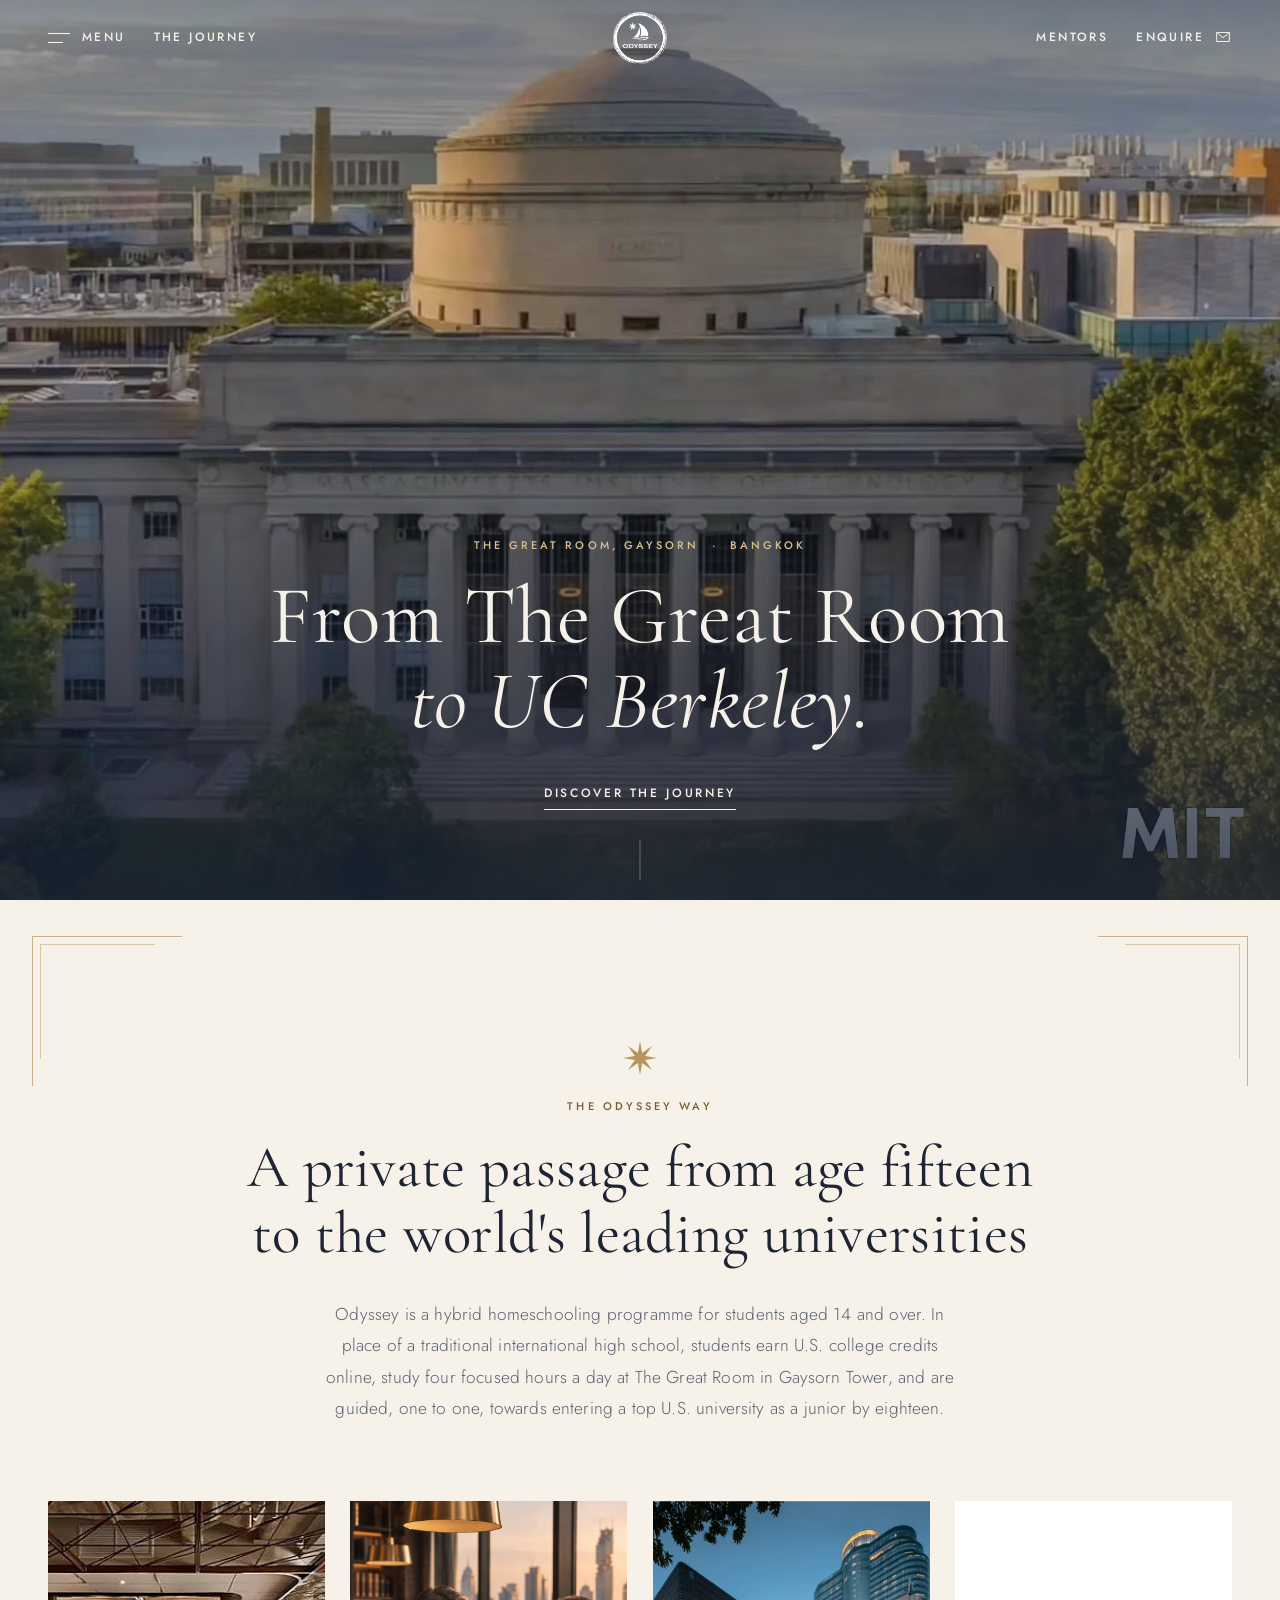
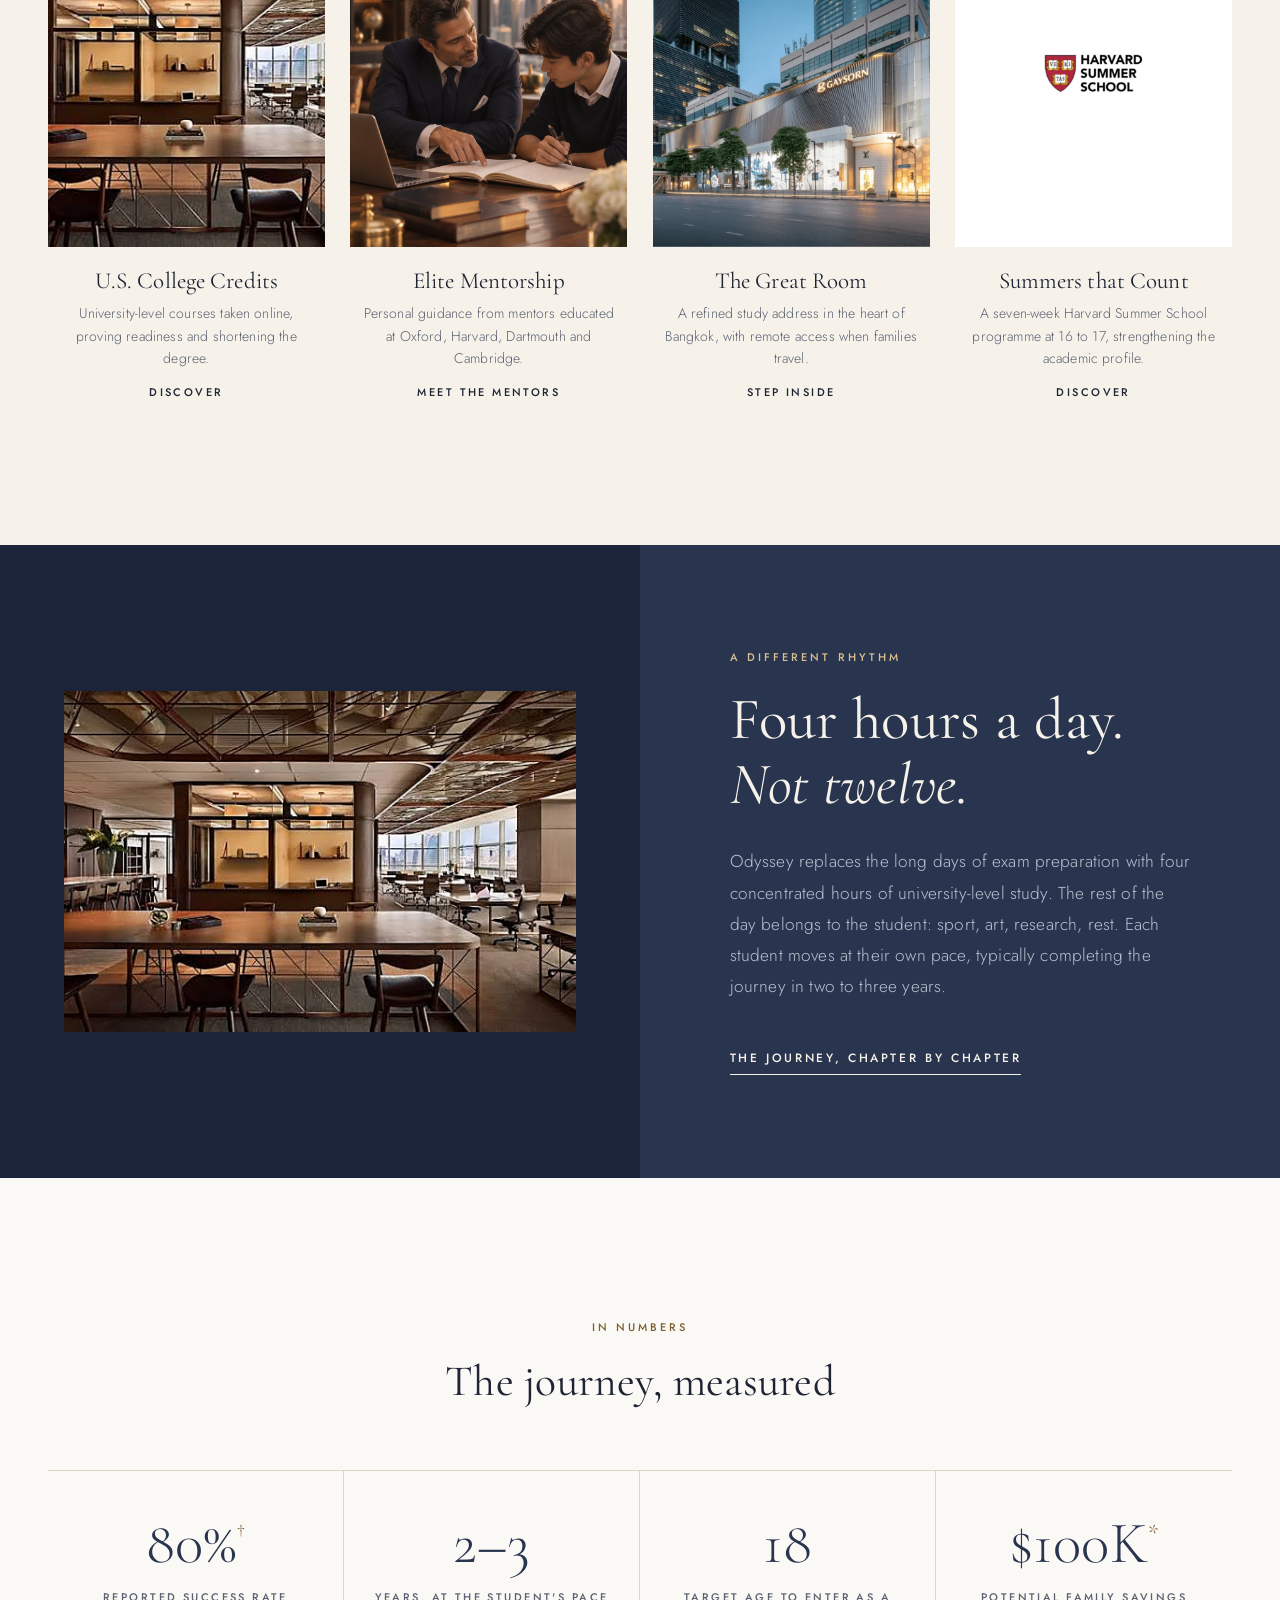
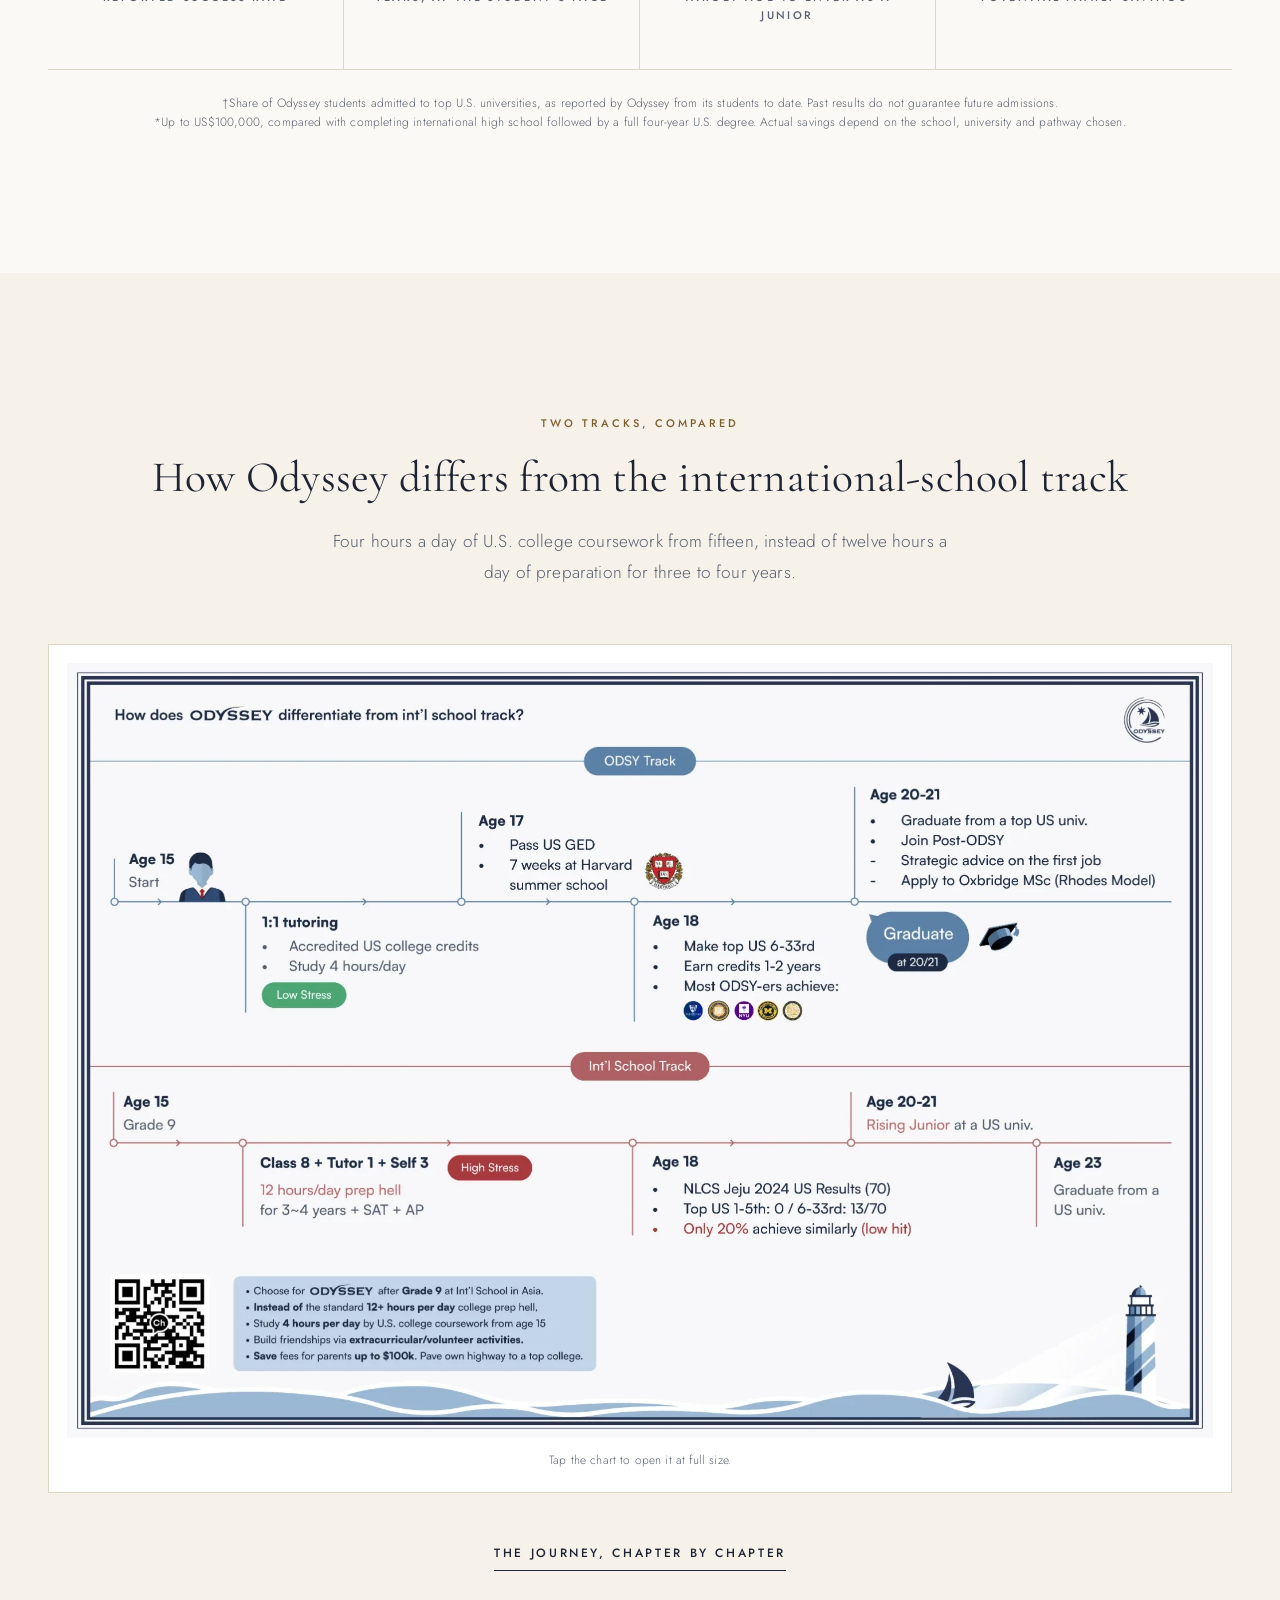
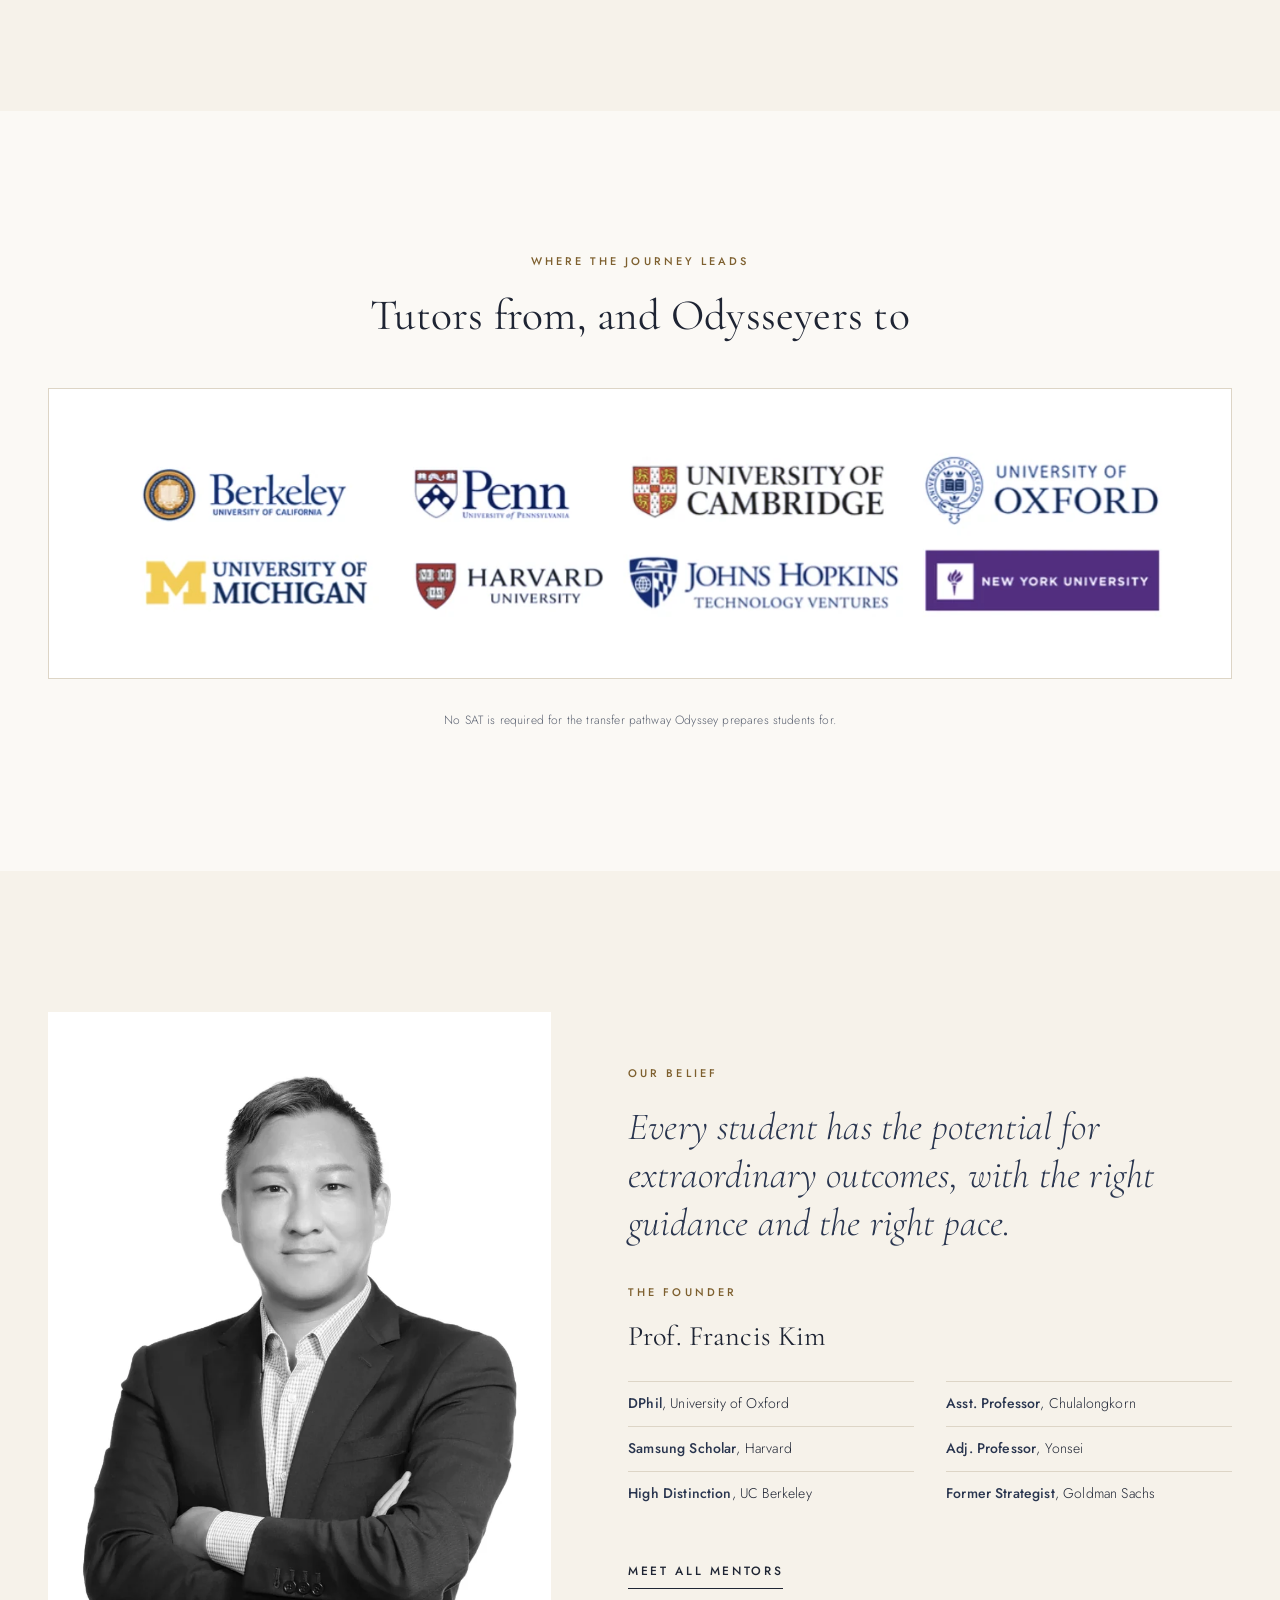
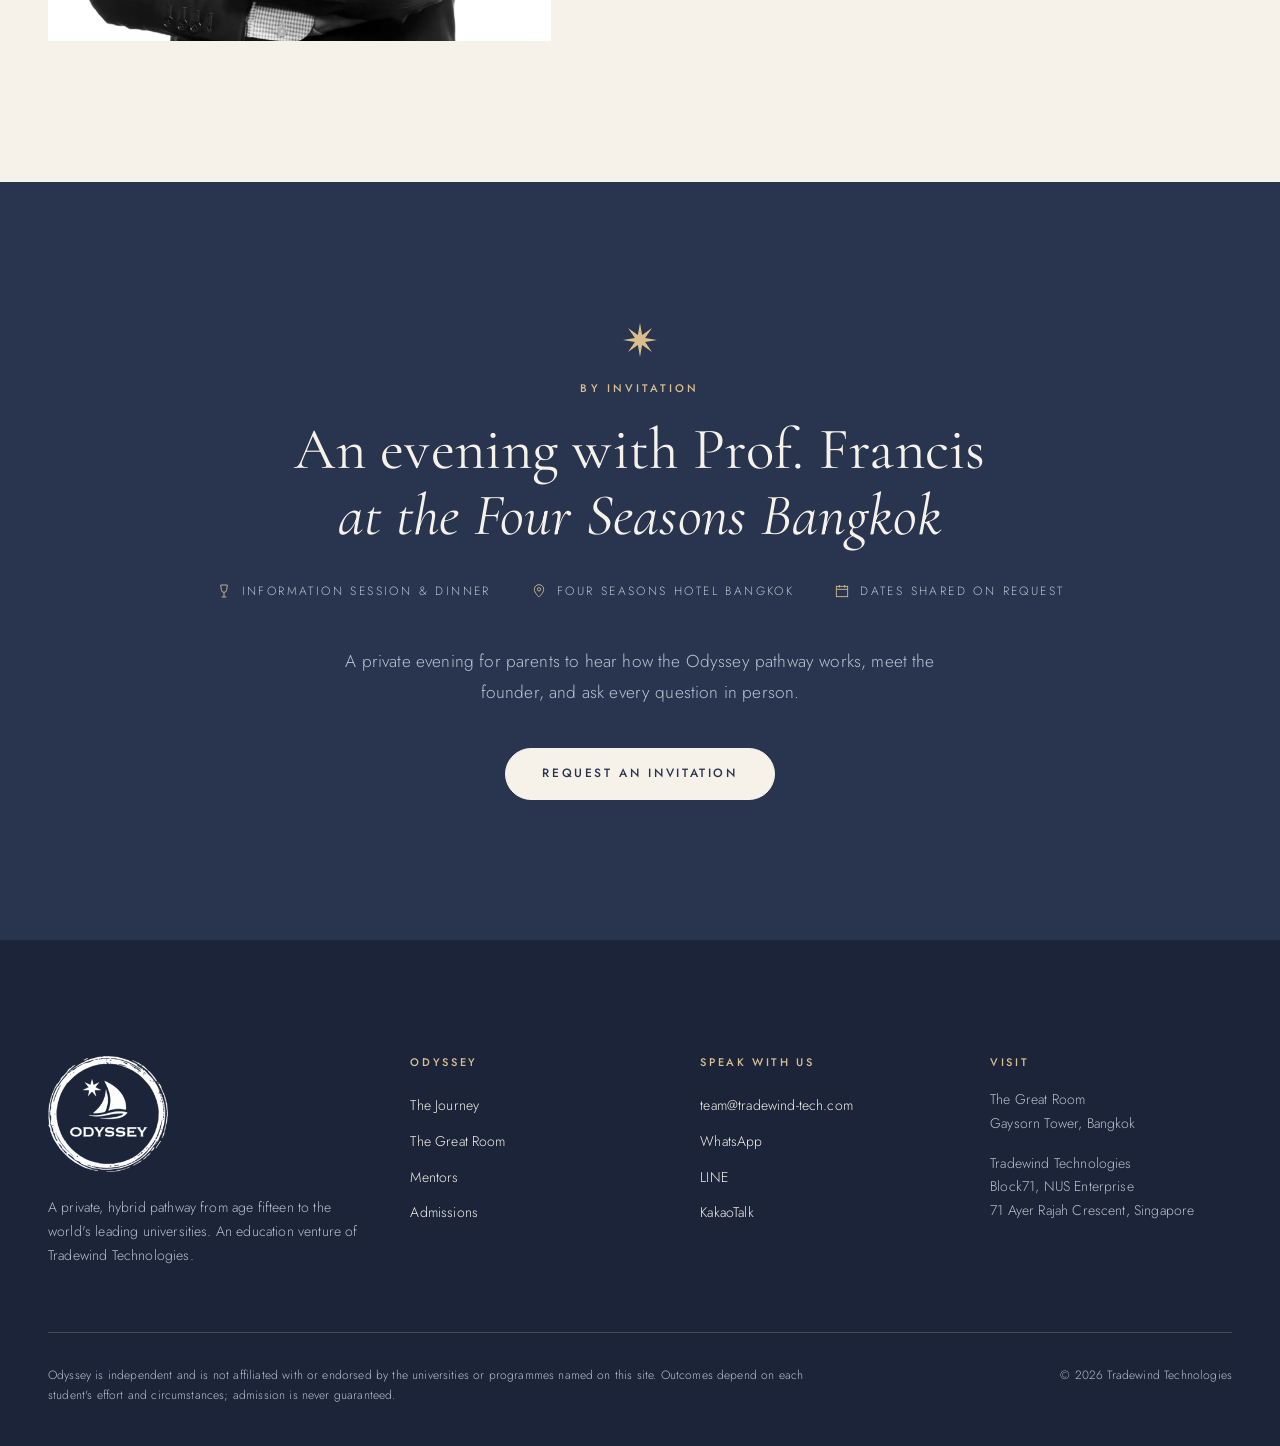
<file: index.html>
<!doctype html>
<html lang="en" class="no-js">
<head>
  <meta charset="utf-8">
  <meta name="viewport" content="width=device-width, initial-scale=1">
  <title>Odyssey — From The Great Room to Top U.S. Universities</title>
  <meta name="description" content="Odyssey is a private hybrid homeschooling pathway in Bangkok: U.S. college credits, elite mentorship and four focused hours a day, towards top U.S. universities by eighteen.">
  <meta name="theme-color" content="#29354f">
  <meta property="og:title" content="Odyssey — From The Great Room to Top U.S. Universities">
  <meta property="og:description" content="Odyssey is a private hybrid homeschooling pathway in Bangkok: U.S. college credits, elite mentorship and four focused hours a day, towards top U.S. universities by eighteen.">
  <meta property="og:image" content="assets/odyssey-logo.png">
  <link rel="icon" type="image/png" href="assets/odyssey-logo.png">
  <link rel="preconnect" href="https://fonts.googleapis.com">
  <link rel="preconnect" href="https://fonts.gstatic.com" crossorigin>
  <link href="https://fonts.googleapis.com/css2?family=Cormorant+Garamond:ital,wght@0,400;0,500;1,400&family=Jost:wght@300;400;500&display=swap" rel="stylesheet">
  <link rel="stylesheet" href="css/styles.css">
</head>
<body>
  <a class="skip-link" href="#main">Skip to content</a>

  <header class="site-header is-overlay">
    <div class="header-left">
      <button class="menu-toggle" type="button" data-menu-open aria-controls="menu" aria-expanded="false">
        <span class="bars" aria-hidden="true"></span><span class="label">Menu</span>
      </button>
      <a class="header-link header-link--quiet" href="journey.html">The Journey</a>
    </div>
    <a class="brand" href="index.html" aria-label="Odyssey — home">
      <img class="logo-dark" src="assets/odyssey-mark-navy.png" alt="Odyssey" width="401" height="390">
      <img class="logo-light" src="assets/odyssey-mark-white.png" alt="" width="401" height="390">
    </a>
    <div class="header-right">
      <a class="header-link header-link--quiet" href="mentors.html">Mentors</a>
      <a class="header-link" href="admissions.html#enquire"><span>Enquire</span><svg width="18" height="18" viewBox="0 0 24 24" fill="none" stroke="currentColor" stroke-width="1.3" aria-hidden="true" style="margin-left:10px"><path d="M3.5 6h17v12h-17z"/><path d="M3.5 6l8.5 7 8.5-7"/></svg></a>
    </div>
  </header>

  <div class="drawer" id="menu" aria-hidden="true" inert>
    <div class="drawer-scrim" data-menu-close></div>
    <div class="drawer-panel" role="dialog" aria-modal="true" aria-label="Site menu">
      <button class="drawer-close" type="button" data-menu-close>
        <svg viewBox="0 0 24 24" fill="none" stroke="currentColor" stroke-width="1.3" aria-hidden="true"><path d="M5 5l14 14M19 5L5 19"/></svg>
        Close
      </button>
      <nav class="drawer-nav" aria-label="Main">
        <ol>
          <li><a href="index.html" aria-current="page">Home</a></li>
          <li><a href="journey.html">The Journey</a></li>
          <li><a href="great-room.html">The Great Room</a></li>
          <li><a href="mentors.html">Mentors</a></li>
          <li><a href="admissions.html">Admissions</a></li>
        </ol>
      </nav>
      <div class="drawer-foot">
        <p><a href="mailto:team@tradewind-tech.com">team@tradewind-tech.com</a><br>
        <a href="https://whatsapp.com/channel/0029Vb1aDqNJP20yzM8rlW0q" target="_blank" rel="noopener">WhatsApp</a> &nbsp;·&nbsp;
        <a href="https://line.me/ti/g/WuUfhpwdzJ" target="_blank" rel="noopener">LINE</a> &nbsp;·&nbsp;
        <a href="http://pf.kakao.com/_fJNsn" target="_blank" rel="noopener">KakaoTalk</a></p>
        <p>The Great Room, Gaysorn Tower, Bangkok</p>
      </div>
    </div>
  </div>

  <main id="main">
    <section class="hero" aria-labelledby="hero-title">
      <div class="media"><video class="hero-video" autoplay muted loop playsinline preload="metadata" poster="assets/img/hero-poster.webp" aria-hidden="true"><source src="assets/video/odyssey-hero.mp4" type="video/mp4"></video></div>
      <div class="hero-shade"></div>
      <div class="hero-content">
        <span class="eyebrow">The Great Room, Gaysorn &nbsp;·&nbsp; Bangkok</span>
        <h1 class="display" id="hero-title">From The Great Room<br><em>to UC Berkeley.</em></h1>
        <div class="hero-actions">
          <a class="link-underline" href="journey.html">Discover the Journey</a>
        </div>
      </div>
      <span class="scroll-cue" aria-hidden="true"></span>
    </section>

    <section class="section section--ivory ornate" aria-labelledby="intro-title">
      <span class="inner-rule" aria-hidden="true"></span>
      <div class="container center">
        <div class="narrow reveal">
          <svg class="emblem" viewBox="0 0 32 32" aria-hidden="true" focusable="false"><polygon fill="currentColor" points="16.00,0.00 17.99,11.20 27.31,4.69 20.80,14.01 32.00,16.00 20.80,17.99 27.31,27.31 17.99,20.80 16.00,32.00 14.01,20.80 4.69,27.31 11.20,17.99 0.00,16.00 11.20,14.01 4.69,4.69 14.01,11.20"/></svg>
          <span class="eyebrow">The Odyssey Way</span>
          <h2 class="h-xl" id="intro-title">A private passage from age fifteen to the world's leading universities</h2>
          <p class="lede" style="margin-top:32px">Odyssey is a hybrid homeschooling programme for students aged 14 and over. In place of a traditional international high school, students earn U.S. college credits online, study four focused hours a day at The Great Room in Gaysorn Tower, and are guided, one to one, towards entering a top U.S. university as a junior by eighteen.</p>
        </div>

        <div class="collection">
          <a class="collection-item reveal" href="journey.html#credits">
            <div class="media"><img src="assets/img/great-room-interior.webp" alt="Students study at long tables in The Great Room" loading="lazy"></div>
            <div class="caption">
              <h3>U.S. College Credits</h3>
              <p>University-level courses taken online, proving readiness and shortening the degree.</p>
              <span class="more">Discover</span>
            </div>
          </a>
          <a class="collection-item reveal" href="mentors.html">
            <div class="media"><img src="assets/img/elite-mentorship.jpg" alt="A mentor in a navy suit guides a student through notes at a study table overlooking the city" loading="lazy"></div>
            <div class="caption">
              <h3>Elite Mentorship</h3>
              <p>Personal guidance from mentors educated at Oxford, Harvard, Dartmouth and Cambridge.</p>
              <span class="more">Meet the mentors</span>
            </div>
          </a>
          <a class="collection-item reveal" href="great-room.html">
            <div class="media"><img src="assets/img/gaysorn-tower.webp" alt="Gaysorn Tower on Ratchaprasong, Bangkok, at dusk" loading="lazy"></div>
            <div class="caption">
              <h3>The Great Room</h3>
              <p>A refined study address in the heart of Bangkok, with remote access when families travel.</p>
              <span class="more">Step inside</span>
            </div>
          </a>
          <a class="collection-item reveal" href="journey.html#summer">
            <div class="media media--contain"><img src="assets/img/harvard-summer-school.webp" alt="Harvard Summer School" loading="lazy"></div>
            <div class="caption">
              <h3>Summers that Count</h3>
              <p>A seven-week Harvard Summer School programme at 16 to 17, strengthening the academic profile.</p>
              <span class="more">Discover</span>
            </div>
          </a>
        </div>
      </div>
    </section>

    <section class="split split--framed on-navy" aria-labelledby="hours-title">
      <div class="split-media"><div class="media"><img src="assets/img/great-room-interior.webp" alt="Afternoon light across the study tables at The Great Room" loading="lazy"></div></div>
      <div class="split-body reveal">
        <span class="eyebrow">A different rhythm</span>
        <h2 class="h-xl" id="hours-title">Four hours a day.<br><em>Not twelve.</em></h2>
        <p class="lede">Odyssey replaces the long days of exam preparation with four concentrated hours of university-level study. The rest of the day belongs to the student: sport, art, research, rest. Each student moves at their own pace, typically completing the journey in two to three years.</p>
        <a class="link-underline" href="journey.html" style="align-self:flex-start">The Journey, chapter by chapter</a>
      </div>
    </section>

    <section class="section section--paper" aria-labelledby="figures-title">
      <div class="container center">
        <div class="reveal">
          <span class="eyebrow">In numbers</span>
          <h2 class="h-lg" id="figures-title">The journey, measured</h2>
        </div>
        <div class="figures reveal">
          <div class="figure"><span class="num">80%<sup>†</sup></span><span class="label">Reported success rate</span></div>
          <div class="figure"><span class="num">2–3</span><span class="label">Years, at the student's pace</span></div>
          <div class="figure"><span class="num">18</span><span class="label">Target age to enter as a junior</span></div>
          <div class="figure"><span class="num">$100K<sup>*</sup></span><span class="label">Potential family savings</span></div>
        </div>
        <p class="footnote">†Share of Odyssey students admitted to top U.S. universities, as reported by Odyssey from its students to date. Past results do not guarantee future admissions.<br>*Up to US$100,000, compared with completing international high school followed by a full four-year U.S. degree. Actual savings depend on the school, university and pathway chosen.</p>
      </div>
    </section>

    <section class="section section--ivory" aria-labelledby="vp-title">
      <div class="container">
        <div class="center reveal">
          <span class="eyebrow">Two tracks, compared</span>
          <h2 class="h-lg" id="vp-title">How Odyssey differs from the international-school track</h2>
          <p class="lede" style="margin-top:24px">Four hours a day of U.S. college coursework from fifteen, instead of twelve hours a day of preparation for three to four years.</p>
        </div>
        <figure class="infographic reveal">
          <a href="assets/img/odyssey-vs-intl-school.webp" target="_blank" rel="noopener" aria-label="Open the comparison chart at full size">
            <img src="assets/img/odyssey-vs-intl-school.webp" alt="Timeline comparing the Odyssey track with the international-school track. Odyssey: start at 15 with 1:1 tutoring, accredited U.S. college credits and four hours of study a day; at 17, pass the U.S. GED and spend seven weeks at Harvard Summer School; at 18, enter a top U.S. university with one to two years of credits; graduate at 20 to 21. International-school track: grade 9 at 15, twelve hours a day of preparation for three to four years plus SAT and AP; at 18 only about 20 percent reach similar universities; graduate at 23." width="2000" height="1353" loading="lazy">
          </a>
          <figcaption>Tap the chart to open it at full size.</figcaption>
        </figure>
        <p class="center" style="margin-top:40px"><a class="link-underline" href="journey.html">The Journey, chapter by chapter</a></p>
      </div>
    </section>

    <section class="section section--paper" aria-labelledby="dest-title">
      <div class="container center reveal">
        <span class="eyebrow">Where the journey leads</span>
        <h2 class="h-lg" id="dest-title">Tutors from, and Odysseyers to</h2>
        <div class="logos-panel">
          <img src="assets/img/university-logos.webp" alt="UC Berkeley, University of Pennsylvania, University of Cambridge, University of Oxford, University of Michigan, Harvard University, Johns Hopkins and New York University" width="1270" height="220" loading="lazy">
        </div>
        <p class="footnote" style="margin-top:32px">No SAT is required for the transfer pathway Odyssey prepares students for.</p>
      </div>
    </section>

    <section class="section section--ivory" aria-labelledby="founder-title">
      <div class="container">
        <div class="portrait">
          <div class="media reveal"><img src="assets/img/francis-kim.webp" alt="Prof. Francis Kim, founder of Odyssey" loading="lazy" class="top"></div>
          <div class="reveal">
            <span class="eyebrow">Our belief</span>
            <p class="pull">Every student has the potential for extraordinary outcomes, with the right guidance and the right pace.</p>
            <span class="eyebrow" style="margin-top:8px">The Founder</span>
            <h2 class="h-md" id="founder-title">Prof. Francis Kim</h2>
            <ul class="credentials">
              <li><b>DPhil</b>, University of Oxford</li>
              <li><b>Samsung Scholar</b>, Harvard</li>
              <li><b>High Distinction</b>, UC Berkeley</li>
              <li><b>Asst. Professor</b>, Chulalongkorn</li>
              <li><b>Adj. Professor</b>, Yonsei</li>
              <li><b>Former Strategist</b>, Goldman Sachs</li>
            </ul>
            <p style="margin-top:36px"><a class="link-underline" href="mentors.html">Meet all mentors</a></p>
          </div>
        </div>
      </div>
    </section>

    <section class="section on-navy" aria-labelledby="invite-title">
      <div class="container">
        <div class="invitation frame reveal">
          <svg class="emblem" viewBox="0 0 32 32" aria-hidden="true" focusable="false"><polygon fill="currentColor" points="16.00,0.00 17.99,11.20 27.31,4.69 20.80,14.01 32.00,16.00 20.80,17.99 27.31,27.31 17.99,20.80 16.00,32.00 14.01,20.80 4.69,27.31 11.20,17.99 0.00,16.00 11.20,14.01 4.69,4.69 14.01,11.20"/></svg>
          <span class="eyebrow">By invitation</span>
          <h2 class="h-xl" id="invite-title">An evening with Prof. Francis<br><em>at the Four Seasons Bangkok</em></h2>
          <div class="meta">
            <span><svg viewBox="0 0 24 24" fill="none" stroke="currentColor" stroke-width="1.3" aria-hidden="true"><path d="M7 3h10l-1 7a4 4 0 0 1-8 0L7 3zM12 14v7M8.5 21h7"/></svg> Information session &amp; dinner</span>
            <span><svg viewBox="0 0 24 24" fill="none" stroke="currentColor" stroke-width="1.3" aria-hidden="true"><path d="M12 21s-7-6.2-7-11.5A7 7 0 0 1 19 9.5C19 14.8 12 21 12 21z"/><circle cx="12" cy="9.5" r="2.5"/></svg> Four Seasons Hotel Bangkok</span>
            <span><svg viewBox="0 0 24 24" fill="none" stroke="currentColor" stroke-width="1.3" aria-hidden="true"><rect x="3.5" y="5" width="17" height="15.5"/><path d="M3.5 9.5h17M8 3v4M16 3v4"/></svg> Dates shared on request</span>
          </div>
          <p class="lede" style="margin:0 auto 40px">A private evening for parents to hear how the Odyssey pathway works, meet the founder, and ask every question in person.</p>
          <a class="btn" href="admissions.html#enquire">Request an invitation</a>
        </div>
      </div>
    </section>

  </main>

  <footer class="site-footer">
    <div class="container">
      <div class="footer-top">
        <div class="footer-brand">
          <img src="assets/odyssey-mark-white.png" alt="Odyssey" width="401" height="390" loading="lazy">
          <p>A private, hybrid pathway from age fifteen to the world's leading universities. An education venture of Tradewind Technologies.</p>
        </div>
        <div>
          <h4>Odyssey</h4>
          <ul>
            <li><a href="journey.html">The Journey</a></li>
            <li><a href="great-room.html">The Great Room</a></li>
            <li><a href="mentors.html">Mentors</a></li>
            <li><a href="admissions.html">Admissions</a></li>
          </ul>
        </div>
        <div>
          <h4>Speak with us</h4>
          <ul>
            <li><a href="mailto:team@tradewind-tech.com">team@tradewind-tech.com</a></li>
            <li><a href="https://whatsapp.com/channel/0029Vb1aDqNJP20yzM8rlW0q" target="_blank" rel="noopener">WhatsApp</a></li>
            <li><a href="https://line.me/ti/g/WuUfhpwdzJ" target="_blank" rel="noopener">LINE</a></li>
            <li><a href="http://pf.kakao.com/_fJNsn" target="_blank" rel="noopener">KakaoTalk</a></li>
          </ul>
        </div>
        <div>
          <h4>Visit</h4>
          <ul>
            <li>The Great Room<br>Gaysorn Tower, Bangkok</li>
            <li style="margin-top:16px">Tradewind Technologies<br>Block71, NUS Enterprise<br>71 Ayer Rajah Crescent, Singapore</li>
          </ul>
        </div>
      </div>
      <div class="footer-bottom">
        <p>Odyssey is independent and is not affiliated with or endorsed by the universities or programmes named on this site. Outcomes depend on each student's effort and circumstances; admission is never guaranteed.</p>
        <p>&copy; <span data-year>2026</span> Tradewind Technologies</p>
      </div>
    </div>
  </footer>

  <script src="js/main.js"></script>
</body>
</html>
</file>
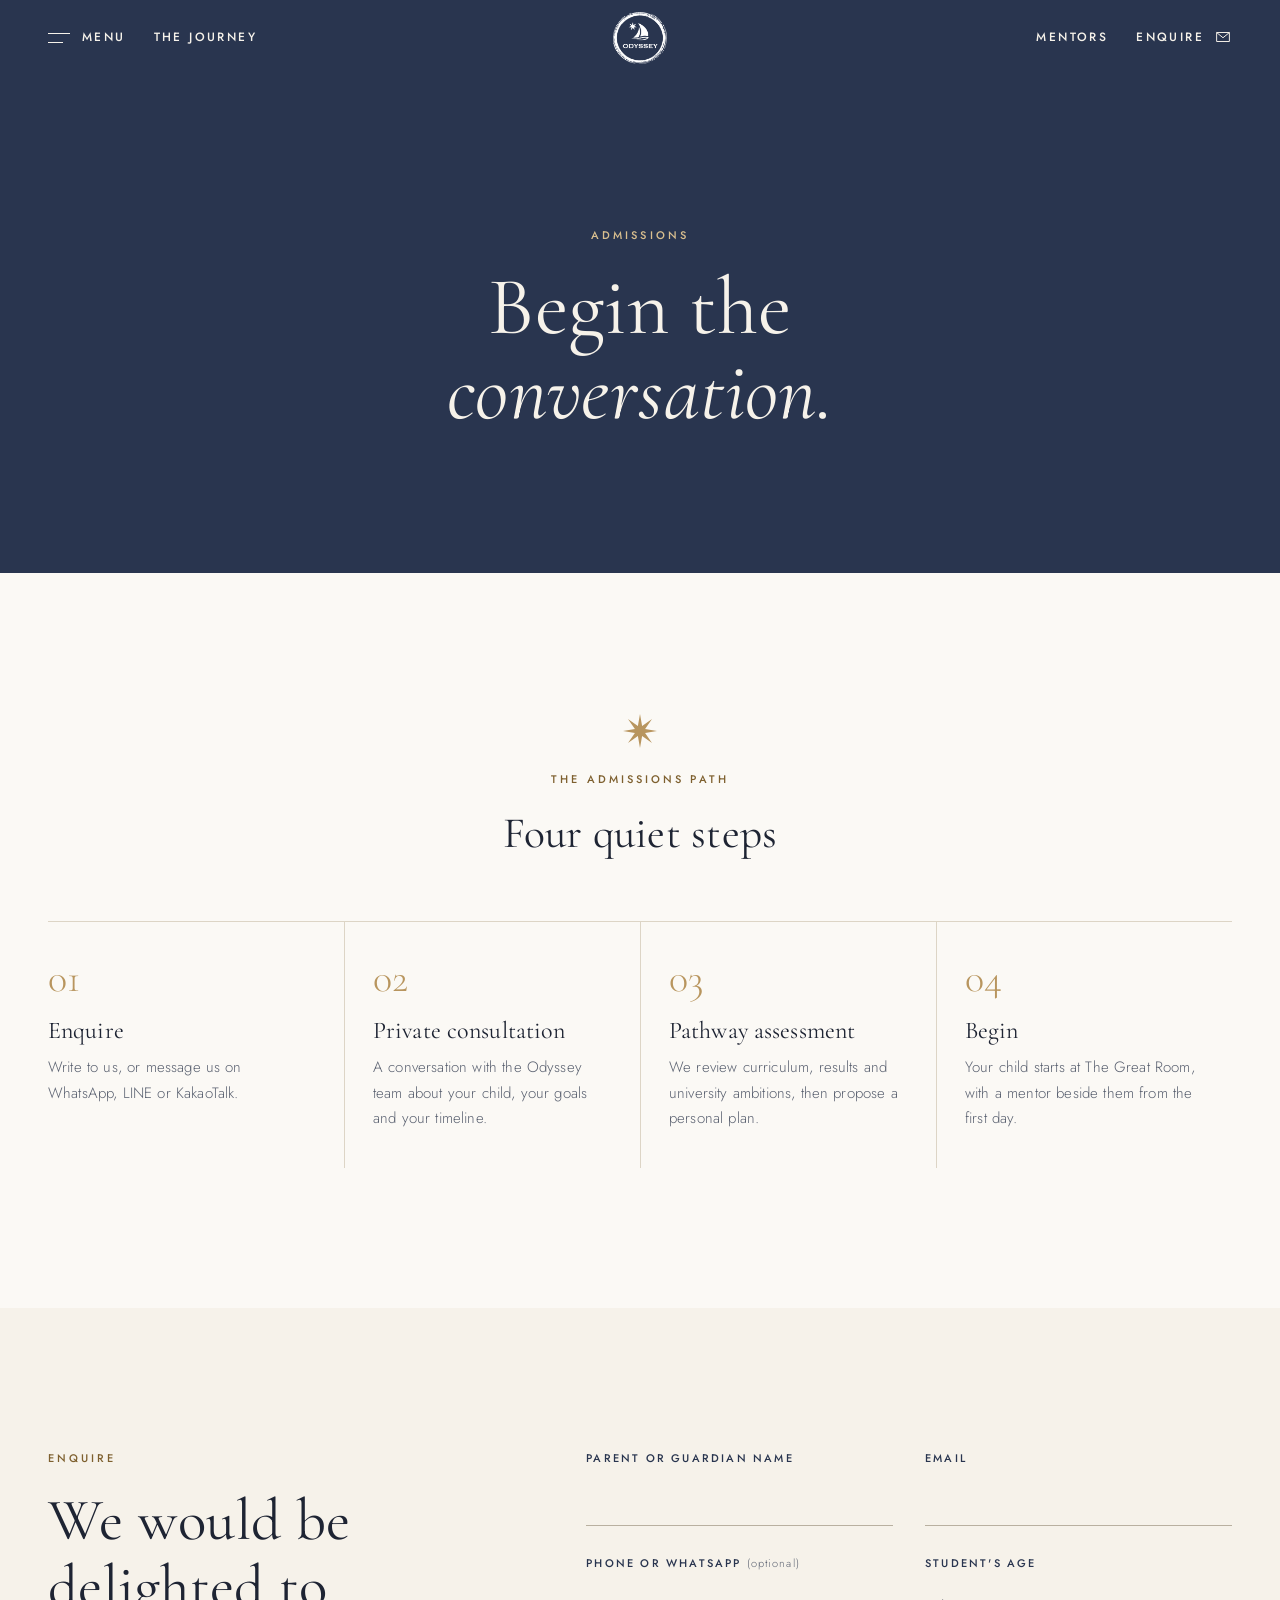
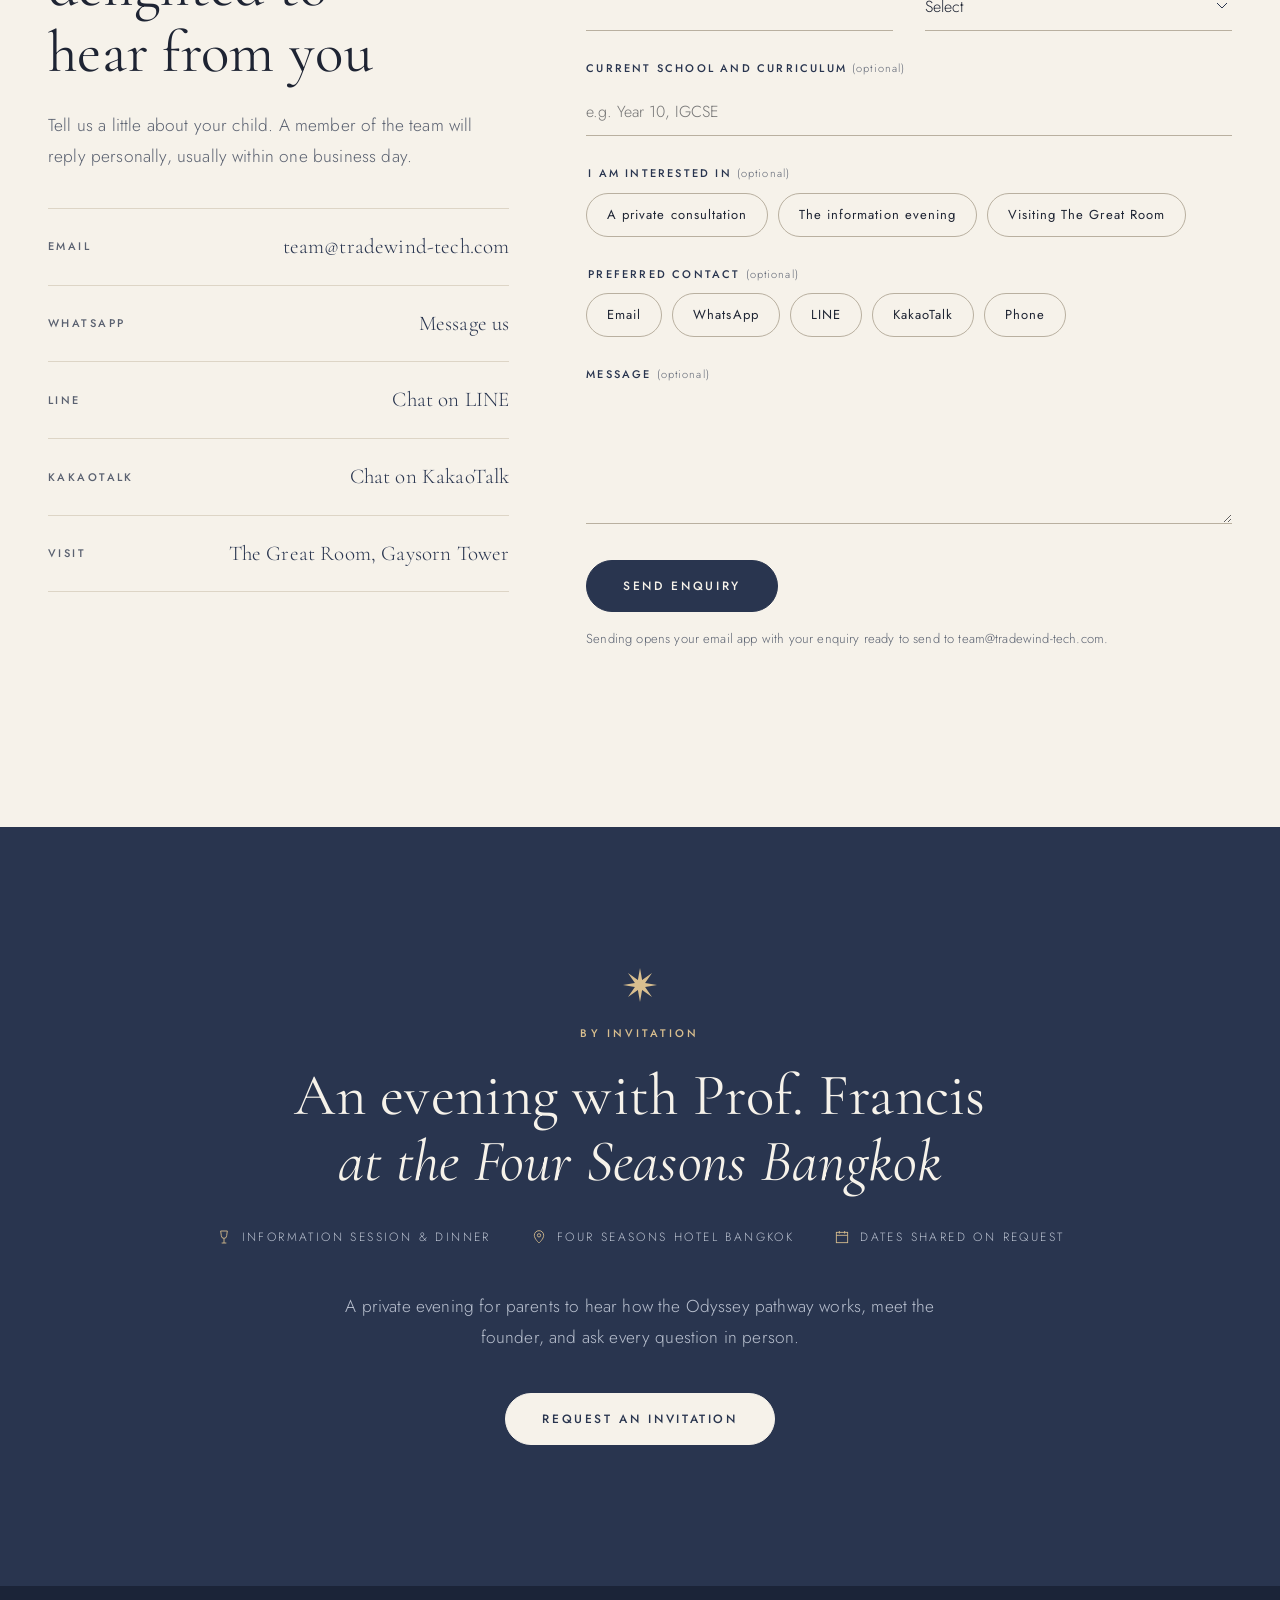
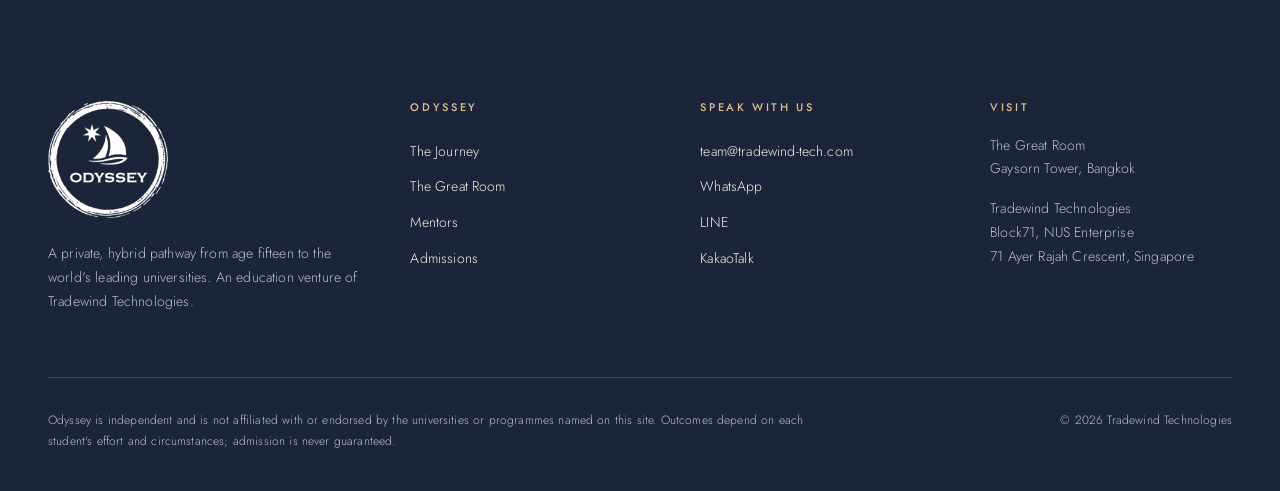
<file: admissions.html>
<!doctype html>
<html lang="en" class="no-js">
<head>
  <meta charset="utf-8">
  <meta name="viewport" content="width=device-width, initial-scale=1">
  <title>Admissions — Odyssey</title>
  <meta name="description" content="Enquire about Odyssey: arrange a private consultation, request an invitation to the information evening at the Four Seasons Bangkok, or visit The Great Room.">
  <meta name="theme-color" content="#29354f">
  <meta property="og:title" content="Admissions — Odyssey">
  <meta property="og:description" content="Enquire about Odyssey: arrange a private consultation, request an invitation to the information evening at the Four Seasons Bangkok, or visit The Great Room.">
  <meta property="og:image" content="assets/odyssey-logo.png">
  <link rel="icon" type="image/png" href="assets/odyssey-logo.png">
  <link rel="preconnect" href="https://fonts.googleapis.com">
  <link rel="preconnect" href="https://fonts.gstatic.com" crossorigin>
  <link href="https://fonts.googleapis.com/css2?family=Cormorant+Garamond:ital,wght@0,400;0,500;1,400&family=Jost:wght@300;400;500&display=swap" rel="stylesheet">
  <link rel="stylesheet" href="css/styles.css">
</head>
<body>
  <a class="skip-link" href="#main">Skip to content</a>

  <header class="site-header is-overlay">
    <div class="header-left">
      <button class="menu-toggle" type="button" data-menu-open aria-controls="menu" aria-expanded="false">
        <span class="bars" aria-hidden="true"></span><span class="label">Menu</span>
      </button>
      <a class="header-link header-link--quiet" href="journey.html">The Journey</a>
    </div>
    <a class="brand" href="index.html" aria-label="Odyssey — home">
      <img class="logo-dark" src="assets/odyssey-mark-navy.png" alt="Odyssey" width="401" height="390">
      <img class="logo-light" src="assets/odyssey-mark-white.png" alt="" width="401" height="390">
    </a>
    <div class="header-right">
      <a class="header-link header-link--quiet" href="mentors.html">Mentors</a>
      <a class="header-link" href="admissions.html#enquire"><span>Enquire</span><svg width="18" height="18" viewBox="0 0 24 24" fill="none" stroke="currentColor" stroke-width="1.3" aria-hidden="true" style="margin-left:10px"><path d="M3.5 6h17v12h-17z"/><path d="M3.5 6l8.5 7 8.5-7"/></svg></a>
    </div>
  </header>

  <div class="drawer" id="menu" aria-hidden="true" inert>
    <div class="drawer-scrim" data-menu-close></div>
    <div class="drawer-panel" role="dialog" aria-modal="true" aria-label="Site menu">
      <button class="drawer-close" type="button" data-menu-close>
        <svg viewBox="0 0 24 24" fill="none" stroke="currentColor" stroke-width="1.3" aria-hidden="true"><path d="M5 5l14 14M19 5L5 19"/></svg>
        Close
      </button>
      <nav class="drawer-nav" aria-label="Main">
        <ol>
          <li><a href="index.html">Home</a></li>
          <li><a href="journey.html">The Journey</a></li>
          <li><a href="great-room.html">The Great Room</a></li>
          <li><a href="mentors.html">Mentors</a></li>
          <li><a href="admissions.html" aria-current="page">Admissions</a></li>
        </ol>
      </nav>
      <div class="drawer-foot">
        <p><a href="mailto:team@tradewind-tech.com">team@tradewind-tech.com</a><br>
        <a href="https://whatsapp.com/channel/0029Vb1aDqNJP20yzM8rlW0q" target="_blank" rel="noopener">WhatsApp</a> &nbsp;·&nbsp;
        <a href="https://line.me/ti/g/WuUfhpwdzJ" target="_blank" rel="noopener">LINE</a> &nbsp;·&nbsp;
        <a href="http://pf.kakao.com/_fJNsn" target="_blank" rel="noopener">KakaoTalk</a></p>
        <p>The Great Room, Gaysorn Tower, Bangkok</p>
      </div>
    </div>
  </div>

  <main id="main">
    <section class="hero hero--plain" aria-labelledby="hero-title">
      <div class="hero-content">
        <span class="eyebrow">Admissions</span>
        <h1 class="display" id="hero-title">Begin the<br><em>conversation.</em></h1>
      </div>
    </section>

    <section class="section section--paper" aria-labelledby="steps-title">
      <div class="container">
        <div class="center reveal">
          <svg class="emblem" viewBox="0 0 32 32" aria-hidden="true" focusable="false"><polygon fill="currentColor" points="16.00,0.00 17.99,11.20 27.31,4.69 20.80,14.01 32.00,16.00 20.80,17.99 27.31,27.31 17.99,20.80 16.00,32.00 14.01,20.80 4.69,27.31 11.20,17.99 0.00,16.00 11.20,14.01 4.69,4.69 14.01,11.20"/></svg>
          <span class="eyebrow">The admissions path</span>
          <h2 class="h-lg" id="steps-title">Four quiet steps</h2>
        </div>
        <ol class="steps">
          <li class="reveal"><h3>Enquire</h3><p>Write to us, or message us on WhatsApp, LINE or KakaoTalk.</p></li>
          <li class="reveal"><h3>Private consultation</h3><p>A conversation with the Odyssey team about your child, your goals and your timeline.</p></li>
          <li class="reveal"><h3>Pathway assessment</h3><p>We review curriculum, results and university ambitions, then propose a personal plan.</p></li>
          <li class="reveal"><h3>Begin</h3><p>Your child starts at The Great Room, with a mentor beside them from the first day.</p></li>
        </ol>
      </div>
    </section>

    <section class="section section--ivory" id="enquire" aria-labelledby="enquire-title">
      <div class="container">
        <div class="enquire">
          <div class="reveal">
            <span class="eyebrow">Enquire</span>
            <h2 class="h-xl" id="enquire-title">We would be delighted to hear from you</h2>
            <p class="lede" style="margin-top:24px">Tell us a little about your child. A member of the team will reply personally, usually within one business day.</p>
            <ul class="contact-list">
              <li><a href="mailto:team@tradewind-tech.com"><span class="k">Email</span><span class="v">team@tradewind-tech.com</span></a></li>
              <li><a href="https://whatsapp.com/channel/0029Vb1aDqNJP20yzM8rlW0q" target="_blank" rel="noopener"><span class="k">WhatsApp</span><span class="v">Message us</span></a></li>
              <li><a href="https://line.me/ti/g/WuUfhpwdzJ" target="_blank" rel="noopener"><span class="k">LINE</span><span class="v">Chat on LINE</span></a></li>
              <li><a href="http://pf.kakao.com/_fJNsn" target="_blank" rel="noopener"><span class="k">KakaoTalk</span><span class="v">Chat on KakaoTalk</span></a></li>
              <li><span class="static"><span class="k">Visit</span><span class="v">The Great Room, Gaysorn Tower</span></span></li>
            </ul>
          </div>

          <form class="form reveal" id="enquiry-form" data-to="team@tradewind-tech.com" novalidate>
            <div class="field">
              <label for="f-name">Parent or guardian name</label>
              <input id="f-name" name="name" type="text" autocomplete="name" required>
              <p class="error" id="e-name">Please enter your name.</p>
            </div>
            <div class="field">
              <label for="f-email">Email</label>
              <input id="f-email" name="email" type="email" autocomplete="email" required>
              <p class="error">Please enter a valid email address.</p>
            </div>
            <div class="field">
              <label for="f-phone">Phone or WhatsApp <span class="opt">(optional)</span></label>
              <input id="f-phone" name="phone" type="tel" autocomplete="tel">
            </div>
            <div class="field">
              <label for="f-age">Student's age</label>
              <select id="f-age" name="age" required>
                <option value="">Select</option>
                <option>13 or under</option><option>14</option><option>15</option><option>16</option><option>17</option><option>18 or over</option>
              </select>
              <p class="error">Please select an age.</p>
            </div>
            <div class="field full">
              <label for="f-school">Current school and curriculum <span class="opt">(optional)</span></label>
              <input id="f-school" name="school" type="text" placeholder="e.g. Year 10, IGCSE">
            </div>
            <fieldset class="field full">
              <legend>I am interested in <span class="opt">(optional)</span></legend>
              <div class="choices">
                <label><input type="checkbox" name="interest" value="Private consultation"><span>A private consultation</span></label>
                <label><input type="checkbox" name="interest" value="Four Seasons information evening"><span>The information evening</span></label>
                <label><input type="checkbox" name="interest" value="Visiting The Great Room"><span>Visiting The Great Room</span></label>
              </div>
            </fieldset>
            <fieldset class="field full">
              <legend>Preferred contact <span class="opt">(optional)</span></legend>
              <div class="choices">
                <label><input type="radio" name="contact" value="Email"><span>Email</span></label>
                <label><input type="radio" name="contact" value="WhatsApp"><span>WhatsApp</span></label>
                <label><input type="radio" name="contact" value="LINE"><span>LINE</span></label>
                <label><input type="radio" name="contact" value="KakaoTalk"><span>KakaoTalk</span></label>
                <label><input type="radio" name="contact" value="Phone"><span>Phone</span></label>
              </div>
            </fieldset>
            <div class="field full">
              <label for="f-msg">Message <span class="opt">(optional)</span></label>
              <textarea id="f-msg" name="message" rows="4"></textarea>
            </div>
            <div class="full">
              <button class="btn" type="submit">Send enquiry</button>
              <p class="form-note" style="margin-top:16px">Sending opens your email app with your enquiry ready to send to team@tradewind-tech.com.</p>
              <p class="form-status" role="status" aria-live="polite"></p>
            </div>
          </form>
        </div>
      </div>
    </section>

    <section class="section on-navy" aria-labelledby="invite-title">
      <div class="container">
        <div class="invitation frame reveal">
          <svg class="emblem" viewBox="0 0 32 32" aria-hidden="true" focusable="false"><polygon fill="currentColor" points="16.00,0.00 17.99,11.20 27.31,4.69 20.80,14.01 32.00,16.00 20.80,17.99 27.31,27.31 17.99,20.80 16.00,32.00 14.01,20.80 4.69,27.31 11.20,17.99 0.00,16.00 11.20,14.01 4.69,4.69 14.01,11.20"/></svg>
          <span class="eyebrow">By invitation</span>
          <h2 class="h-xl" id="invite-title">An evening with Prof. Francis<br><em>at the Four Seasons Bangkok</em></h2>
          <div class="meta">
            <span><svg viewBox="0 0 24 24" fill="none" stroke="currentColor" stroke-width="1.3" aria-hidden="true"><path d="M7 3h10l-1 7a4 4 0 0 1-8 0L7 3zM12 14v7M8.5 21h7"/></svg> Information session &amp; dinner</span>
            <span><svg viewBox="0 0 24 24" fill="none" stroke="currentColor" stroke-width="1.3" aria-hidden="true"><path d="M12 21s-7-6.2-7-11.5A7 7 0 0 1 19 9.5C19 14.8 12 21 12 21z"/><circle cx="12" cy="9.5" r="2.5"/></svg> Four Seasons Hotel Bangkok</span>
            <span><svg viewBox="0 0 24 24" fill="none" stroke="currentColor" stroke-width="1.3" aria-hidden="true"><rect x="3.5" y="5" width="17" height="15.5"/><path d="M3.5 9.5h17M8 3v4M16 3v4"/></svg> Dates shared on request</span>
          </div>
          <p class="lede" style="margin:0 auto 40px">A private evening for parents to hear how the Odyssey pathway works, meet the founder, and ask every question in person.</p>
          <a class="btn" href="admissions.html#enquire">Request an invitation</a>
        </div>
      </div>
    </section>

  </main>

  <footer class="site-footer">
    <div class="container">
      <div class="footer-top">
        <div class="footer-brand">
          <img src="assets/odyssey-mark-white.png" alt="Odyssey" width="401" height="390" loading="lazy">
          <p>A private, hybrid pathway from age fifteen to the world's leading universities. An education venture of Tradewind Technologies.</p>
        </div>
        <div>
          <h4>Odyssey</h4>
          <ul>
            <li><a href="journey.html">The Journey</a></li>
            <li><a href="great-room.html">The Great Room</a></li>
            <li><a href="mentors.html">Mentors</a></li>
            <li><a href="admissions.html">Admissions</a></li>
          </ul>
        </div>
        <div>
          <h4>Speak with us</h4>
          <ul>
            <li><a href="mailto:team@tradewind-tech.com">team@tradewind-tech.com</a></li>
            <li><a href="https://whatsapp.com/channel/0029Vb1aDqNJP20yzM8rlW0q" target="_blank" rel="noopener">WhatsApp</a></li>
            <li><a href="https://line.me/ti/g/WuUfhpwdzJ" target="_blank" rel="noopener">LINE</a></li>
            <li><a href="http://pf.kakao.com/_fJNsn" target="_blank" rel="noopener">KakaoTalk</a></li>
          </ul>
        </div>
        <div>
          <h4>Visit</h4>
          <ul>
            <li>The Great Room<br>Gaysorn Tower, Bangkok</li>
            <li style="margin-top:16px">Tradewind Technologies<br>Block71, NUS Enterprise<br>71 Ayer Rajah Crescent, Singapore</li>
          </ul>
        </div>
      </div>
      <div class="footer-bottom">
        <p>Odyssey is independent and is not affiliated with or endorsed by the universities or programmes named on this site. Outcomes depend on each student's effort and circumstances; admission is never guaranteed.</p>
        <p>&copy; <span data-year>2026</span> Tradewind Technologies</p>
      </div>
    </div>
  </footer>

  <script src="js/main.js"></script>
</body>
</html>
</file>
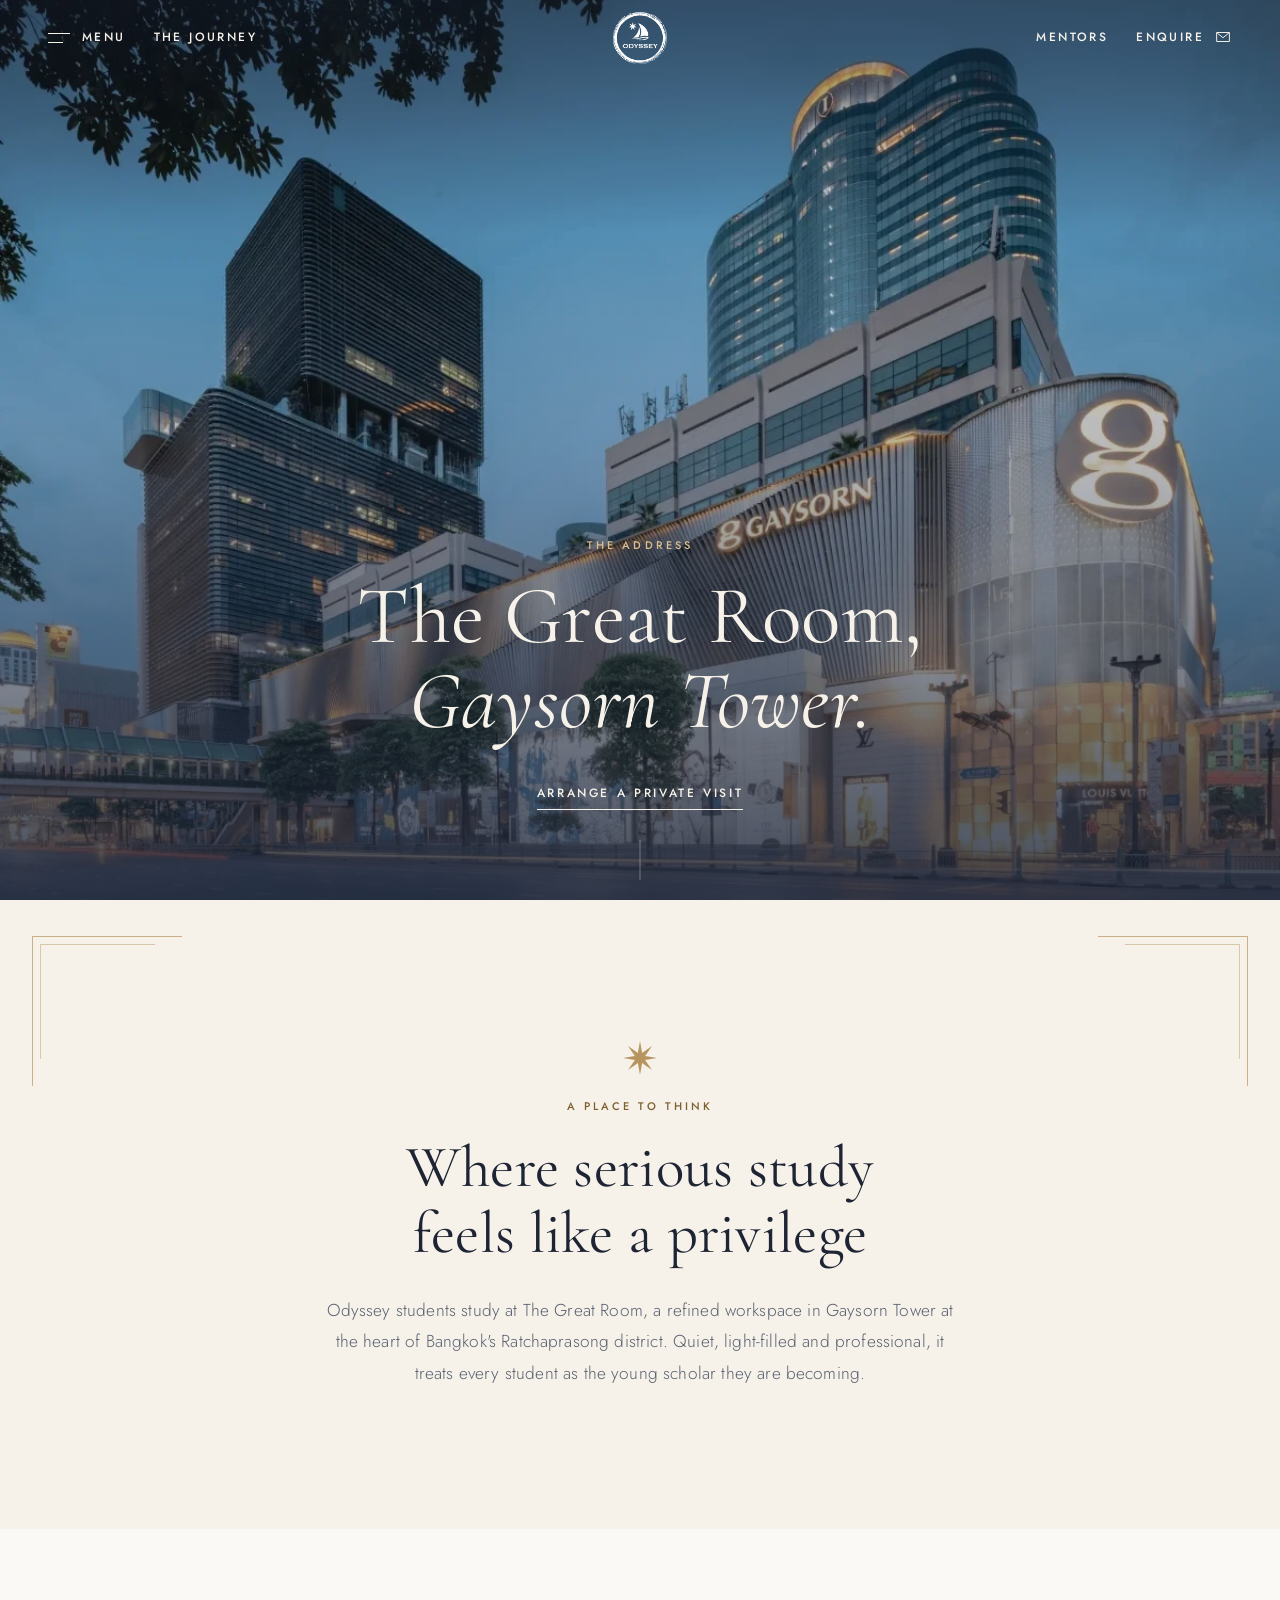
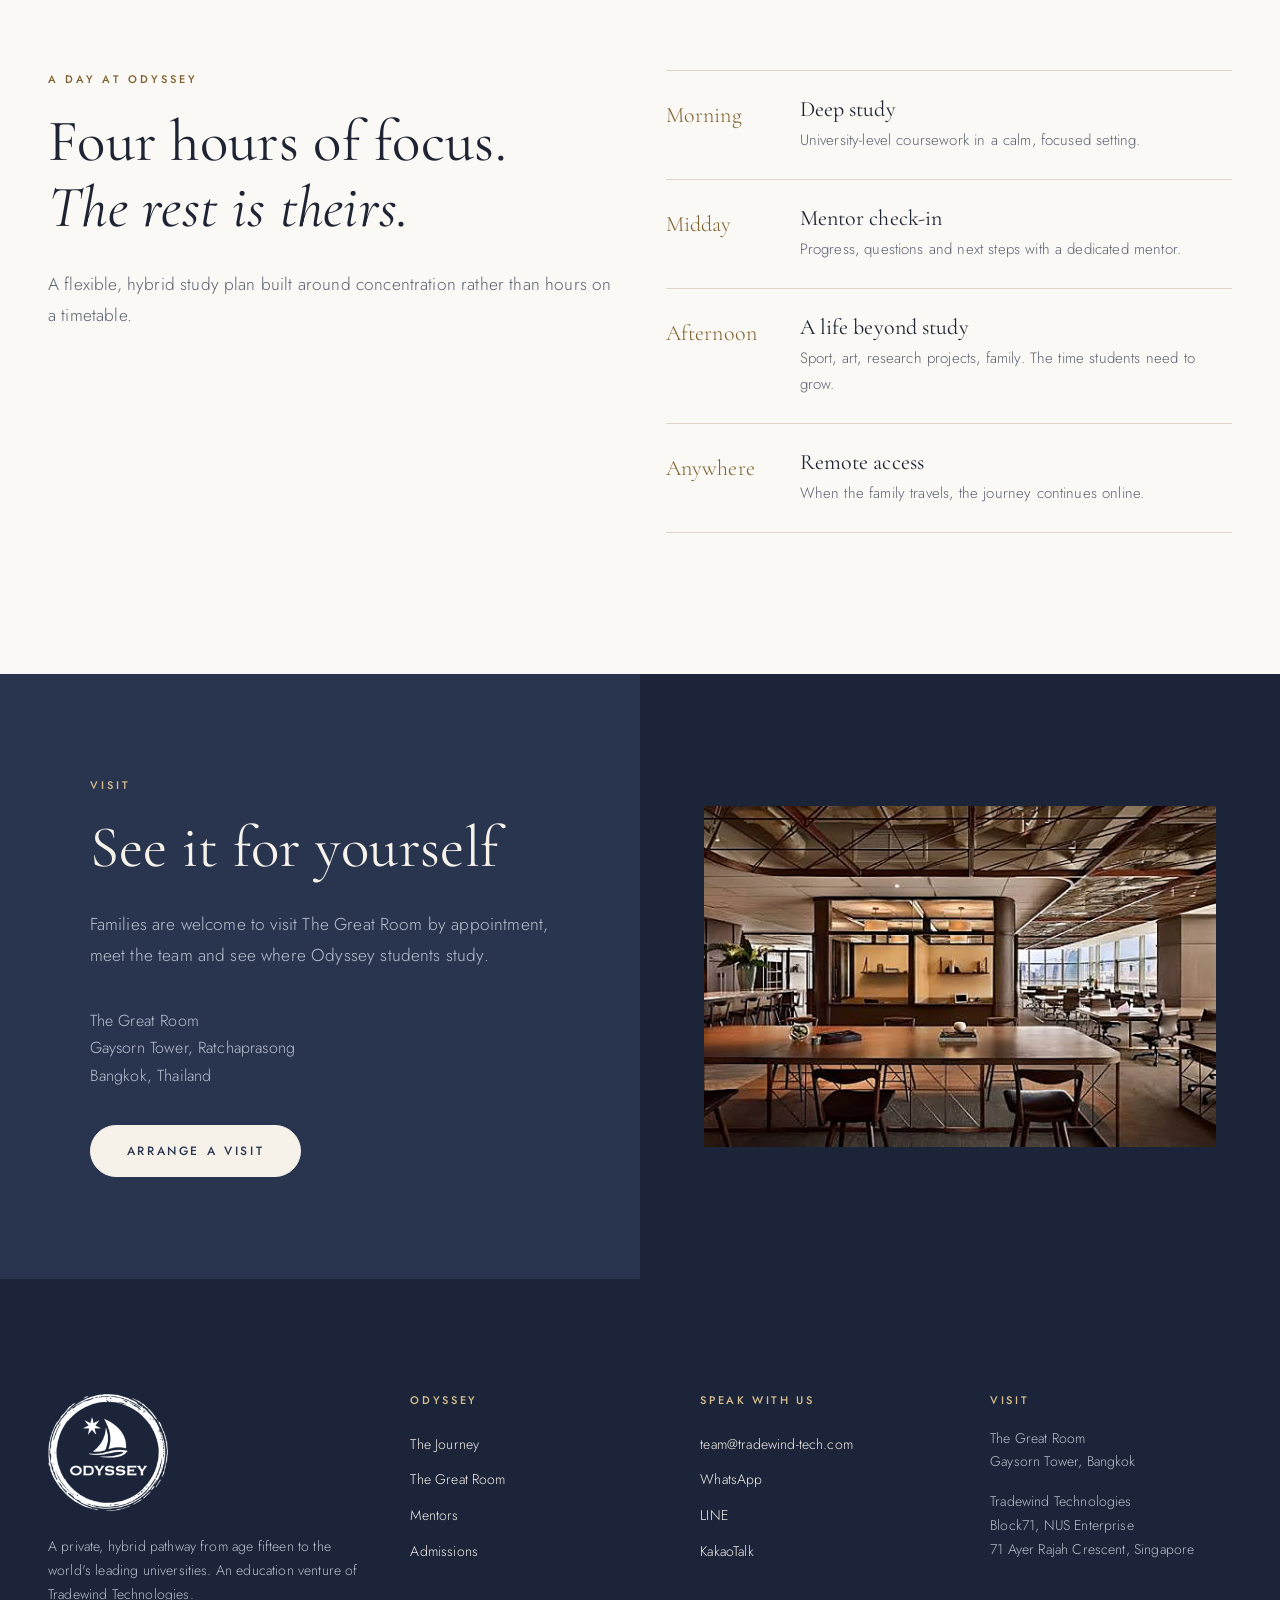
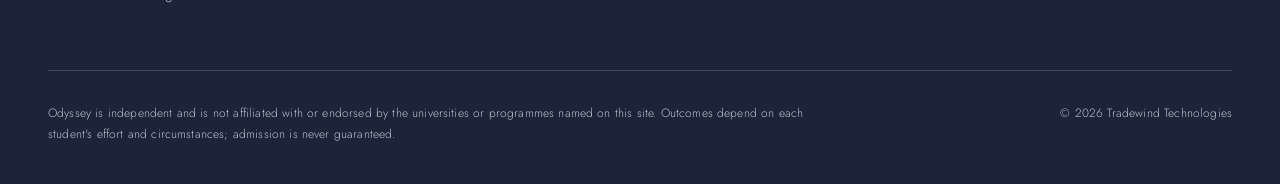
<file: great-room.html>
<!doctype html>
<html lang="en" class="no-js">
<head>
  <meta charset="utf-8">
  <meta name="viewport" content="width=device-width, initial-scale=1">
  <title>The Great Room — Odyssey</title>
  <meta name="description" content="Odyssey students study four focused hours a day at The Great Room in Gaysorn Tower, Bangkok, with remote access when families travel.">
  <meta name="theme-color" content="#29354f">
  <meta property="og:title" content="The Great Room — Odyssey">
  <meta property="og:description" content="Odyssey students study four focused hours a day at The Great Room in Gaysorn Tower, Bangkok, with remote access when families travel.">
  <meta property="og:image" content="assets/odyssey-logo.png">
  <link rel="icon" type="image/png" href="assets/odyssey-logo.png">
  <link rel="preconnect" href="https://fonts.googleapis.com">
  <link rel="preconnect" href="https://fonts.gstatic.com" crossorigin>
  <link href="https://fonts.googleapis.com/css2?family=Cormorant+Garamond:ital,wght@0,400;0,500;1,400&family=Jost:wght@300;400;500&display=swap" rel="stylesheet">
  <link rel="stylesheet" href="css/styles.css">
</head>
<body>
  <a class="skip-link" href="#main">Skip to content</a>

  <header class="site-header is-overlay">
    <div class="header-left">
      <button class="menu-toggle" type="button" data-menu-open aria-controls="menu" aria-expanded="false">
        <span class="bars" aria-hidden="true"></span><span class="label">Menu</span>
      </button>
      <a class="header-link header-link--quiet" href="journey.html">The Journey</a>
    </div>
    <a class="brand" href="index.html" aria-label="Odyssey — home">
      <img class="logo-dark" src="assets/odyssey-mark-navy.png" alt="Odyssey" width="401" height="390">
      <img class="logo-light" src="assets/odyssey-mark-white.png" alt="" width="401" height="390">
    </a>
    <div class="header-right">
      <a class="header-link header-link--quiet" href="mentors.html">Mentors</a>
      <a class="header-link" href="admissions.html#enquire"><span>Enquire</span><svg width="18" height="18" viewBox="0 0 24 24" fill="none" stroke="currentColor" stroke-width="1.3" aria-hidden="true" style="margin-left:10px"><path d="M3.5 6h17v12h-17z"/><path d="M3.5 6l8.5 7 8.5-7"/></svg></a>
    </div>
  </header>

  <div class="drawer" id="menu" aria-hidden="true" inert>
    <div class="drawer-scrim" data-menu-close></div>
    <div class="drawer-panel" role="dialog" aria-modal="true" aria-label="Site menu">
      <button class="drawer-close" type="button" data-menu-close>
        <svg viewBox="0 0 24 24" fill="none" stroke="currentColor" stroke-width="1.3" aria-hidden="true"><path d="M5 5l14 14M19 5L5 19"/></svg>
        Close
      </button>
      <nav class="drawer-nav" aria-label="Main">
        <ol>
          <li><a href="index.html">Home</a></li>
          <li><a href="journey.html">The Journey</a></li>
          <li><a href="great-room.html" aria-current="page">The Great Room</a></li>
          <li><a href="mentors.html">Mentors</a></li>
          <li><a href="admissions.html">Admissions</a></li>
        </ol>
      </nav>
      <div class="drawer-foot">
        <p><a href="mailto:team@tradewind-tech.com">team@tradewind-tech.com</a><br>
        <a href="https://whatsapp.com/channel/0029Vb1aDqNJP20yzM8rlW0q" target="_blank" rel="noopener">WhatsApp</a> &nbsp;·&nbsp;
        <a href="https://line.me/ti/g/WuUfhpwdzJ" target="_blank" rel="noopener">LINE</a> &nbsp;·&nbsp;
        <a href="http://pf.kakao.com/_fJNsn" target="_blank" rel="noopener">KakaoTalk</a></p>
        <p>The Great Room, Gaysorn Tower, Bangkok</p>
      </div>
    </div>
  </div>

  <main id="main">
    <section class="hero" aria-labelledby="hero-title">
      <div class="media"><img src="assets/img/gaysorn-tower.webp" alt="Gaysorn Tower on Ratchaprasong, Bangkok, at dusk" fetchpriority="high" class="top"></div>
      <div class="hero-shade"></div>
      <div class="hero-content">
        <span class="eyebrow">The Address</span>
        <h1 class="display" id="hero-title">The Great Room,<br><em>Gaysorn Tower.</em></h1>
        <div class="hero-actions"><a class="link-underline" href="admissions.html#enquire">Arrange a private visit</a></div>
      </div>
      <span class="scroll-cue" aria-hidden="true"></span>
    </section>

    <section class="section section--ivory ornate" aria-labelledby="place-title">
      <span class="inner-rule" aria-hidden="true"></span>
      <div class="container">
        <div class="narrow center reveal">
          <svg class="emblem" viewBox="0 0 32 32" aria-hidden="true" focusable="false"><polygon fill="currentColor" points="16.00,0.00 17.99,11.20 27.31,4.69 20.80,14.01 32.00,16.00 20.80,17.99 27.31,27.31 17.99,20.80 16.00,32.00 14.01,20.80 4.69,27.31 11.20,17.99 0.00,16.00 11.20,14.01 4.69,4.69 14.01,11.20"/></svg>
          <span class="eyebrow">A place to think</span>
          <h2 class="h-xl" id="place-title">Where serious study feels like a privilege</h2>
          <p class="lede" style="margin-top:28px">Odyssey students study at The Great Room, a refined workspace in Gaysorn Tower at the heart of Bangkok's Ratchaprasong district. Quiet, light-filled and professional, it treats every student as the young scholar they are becoming.</p>
        </div>
      </div>
    </section>

    <section class="section section--paper" aria-labelledby="day-title">
      <div class="container">
        <div class="cols cols--2" style="margin-top:0;align-items:start">
          <div class="reveal">
            <span class="eyebrow">A day at Odyssey</span>
            <h2 class="h-xl" id="day-title">Four hours of focus.<br><em>The rest is theirs.</em></h2>
            <p class="lede" style="margin-top:28px">A flexible, hybrid study plan built around concentration rather than hours on a timetable.</p>
          </div>
          <ol class="day reveal" style="margin-top:0">
            <li><time>Morning</time><div><h3>Deep study</h3><p>University-level coursework in a calm, focused setting.</p></div></li>
            <li><time>Midday</time><div><h3>Mentor check-in</h3><p>Progress, questions and next steps with a dedicated mentor.</p></div></li>
            <li><time>Afternoon</time><div><h3>A life beyond study</h3><p>Sport, art, research projects, family. The time students need to grow.</p></div></li>
            <li><time>Anywhere</time><div><h3>Remote access</h3><p>When the family travels, the journey continues online.</p></div></li>
          </ol>
        </div>
      </div>
    </section>

    <section class="split split--reverse split--framed on-navy" aria-labelledby="visit-title">
      <div class="split-media"><div class="media"><img src="assets/img/great-room-interior.webp" alt="The Great Room study floor with city views" loading="lazy"></div></div>
      <div class="split-body reveal">
        <span class="eyebrow">Visit</span>
        <h2 class="h-xl" id="visit-title">See it for yourself</h2>
        <p class="lede">Families are welcome to visit The Great Room by appointment, meet the team and see where Odyssey students study.</p>
        <p style="color:var(--on-navy-muted);margin-bottom:36px">The Great Room<br>Gaysorn Tower, Ratchaprasong<br>Bangkok, Thailand</p>
        <a class="btn" href="admissions.html#enquire" style="align-self:flex-start">Arrange a visit</a>
      </div>
    </section>

  </main>

  <footer class="site-footer">
    <div class="container">
      <div class="footer-top">
        <div class="footer-brand">
          <img src="assets/odyssey-mark-white.png" alt="Odyssey" width="401" height="390" loading="lazy">
          <p>A private, hybrid pathway from age fifteen to the world's leading universities. An education venture of Tradewind Technologies.</p>
        </div>
        <div>
          <h4>Odyssey</h4>
          <ul>
            <li><a href="journey.html">The Journey</a></li>
            <li><a href="great-room.html">The Great Room</a></li>
            <li><a href="mentors.html">Mentors</a></li>
            <li><a href="admissions.html">Admissions</a></li>
          </ul>
        </div>
        <div>
          <h4>Speak with us</h4>
          <ul>
            <li><a href="mailto:team@tradewind-tech.com">team@tradewind-tech.com</a></li>
            <li><a href="https://whatsapp.com/channel/0029Vb1aDqNJP20yzM8rlW0q" target="_blank" rel="noopener">WhatsApp</a></li>
            <li><a href="https://line.me/ti/g/WuUfhpwdzJ" target="_blank" rel="noopener">LINE</a></li>
            <li><a href="http://pf.kakao.com/_fJNsn" target="_blank" rel="noopener">KakaoTalk</a></li>
          </ul>
        </div>
        <div>
          <h4>Visit</h4>
          <ul>
            <li>The Great Room<br>Gaysorn Tower, Bangkok</li>
            <li style="margin-top:16px">Tradewind Technologies<br>Block71, NUS Enterprise<br>71 Ayer Rajah Crescent, Singapore</li>
          </ul>
        </div>
      </div>
      <div class="footer-bottom">
        <p>Odyssey is independent and is not affiliated with or endorsed by the universities or programmes named on this site. Outcomes depend on each student's effort and circumstances; admission is never guaranteed.</p>
        <p>&copy; <span data-year>2026</span> Tradewind Technologies</p>
      </div>
    </div>
  </footer>

  <script src="js/main.js"></script>
</body>
</html>
</file>
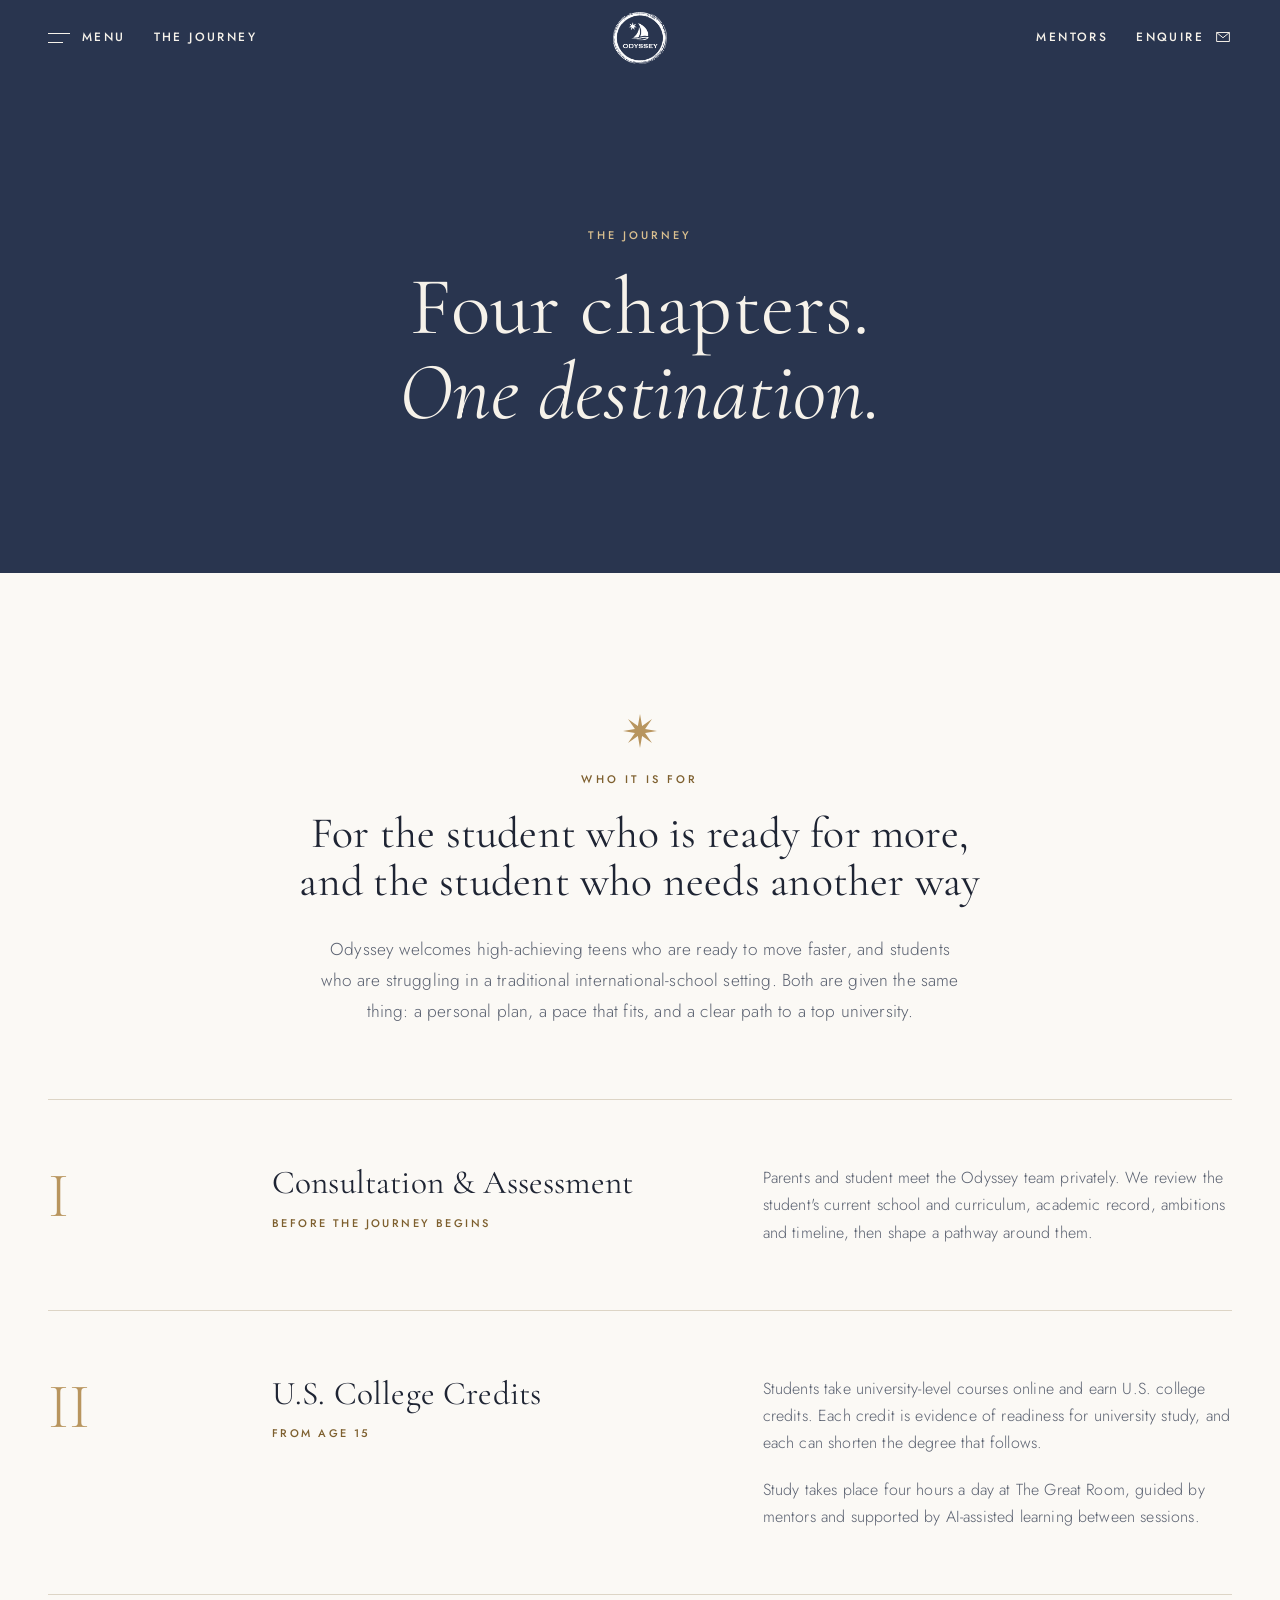
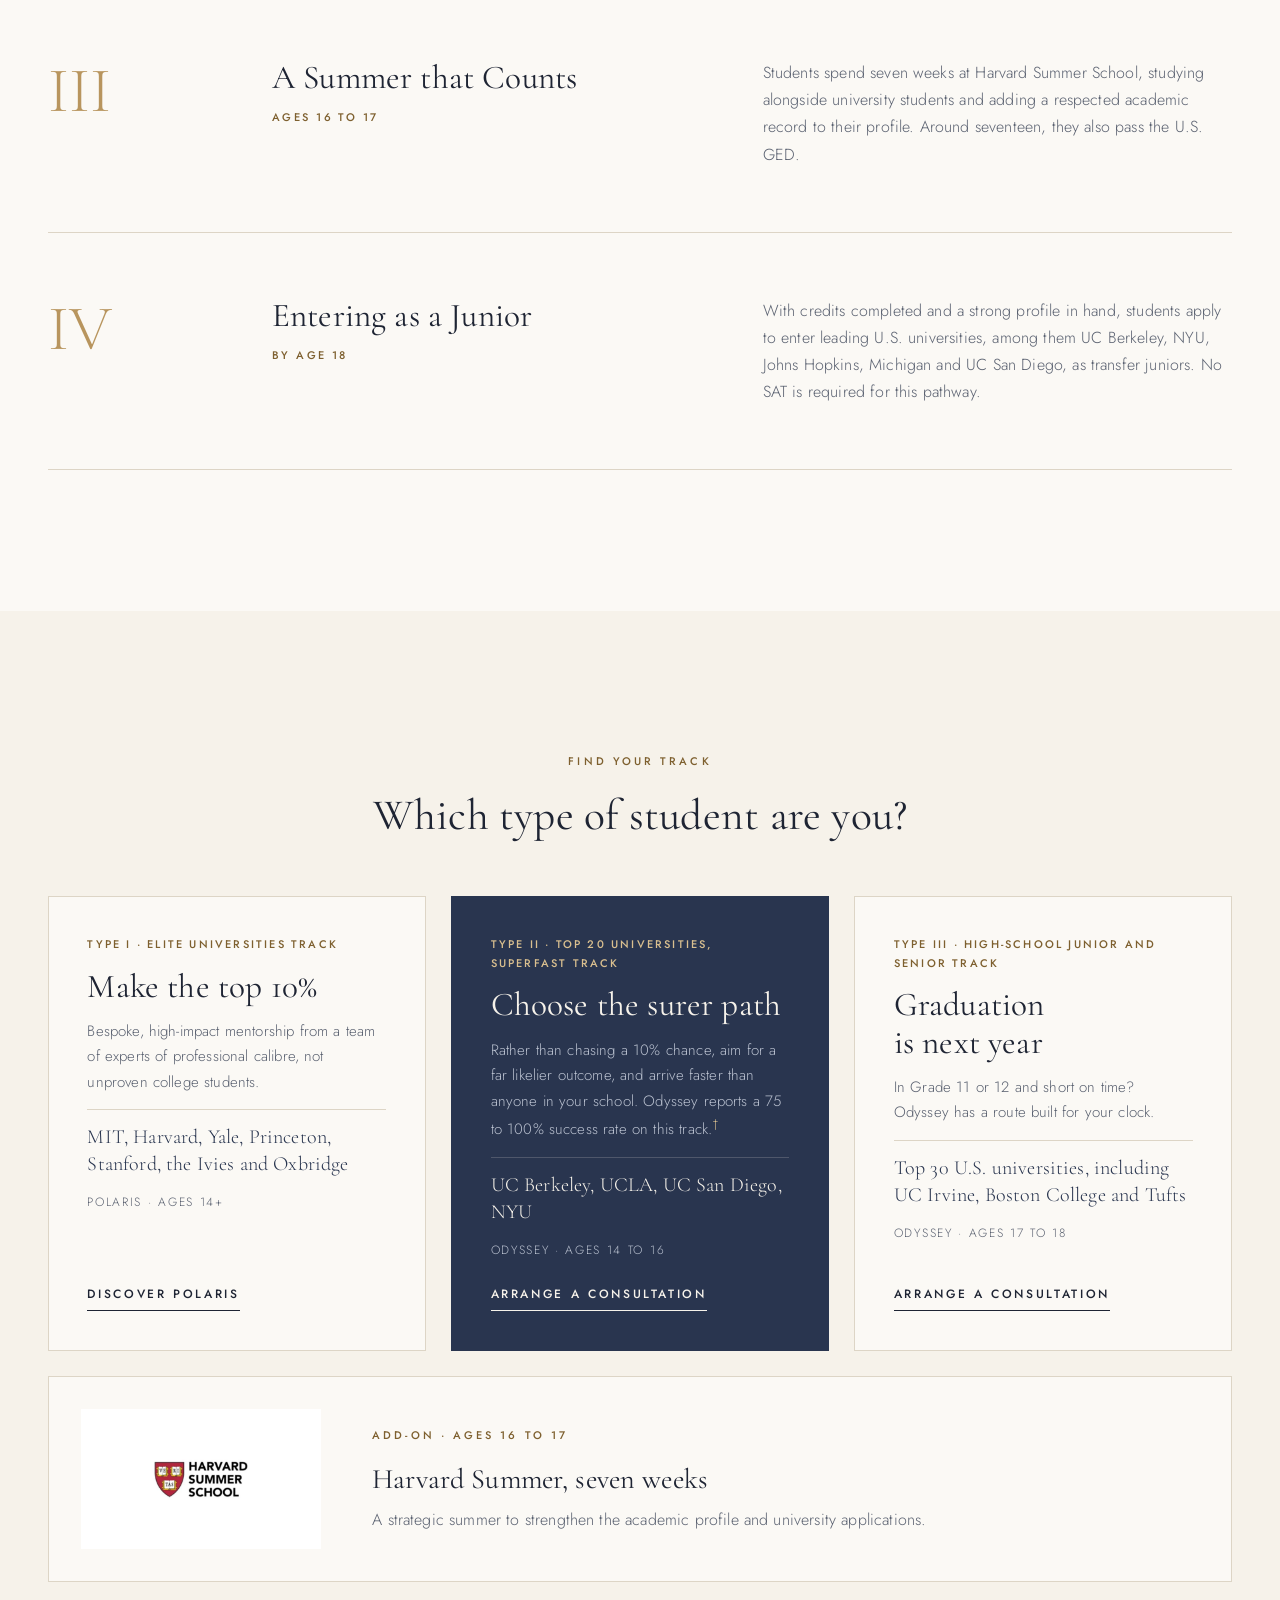
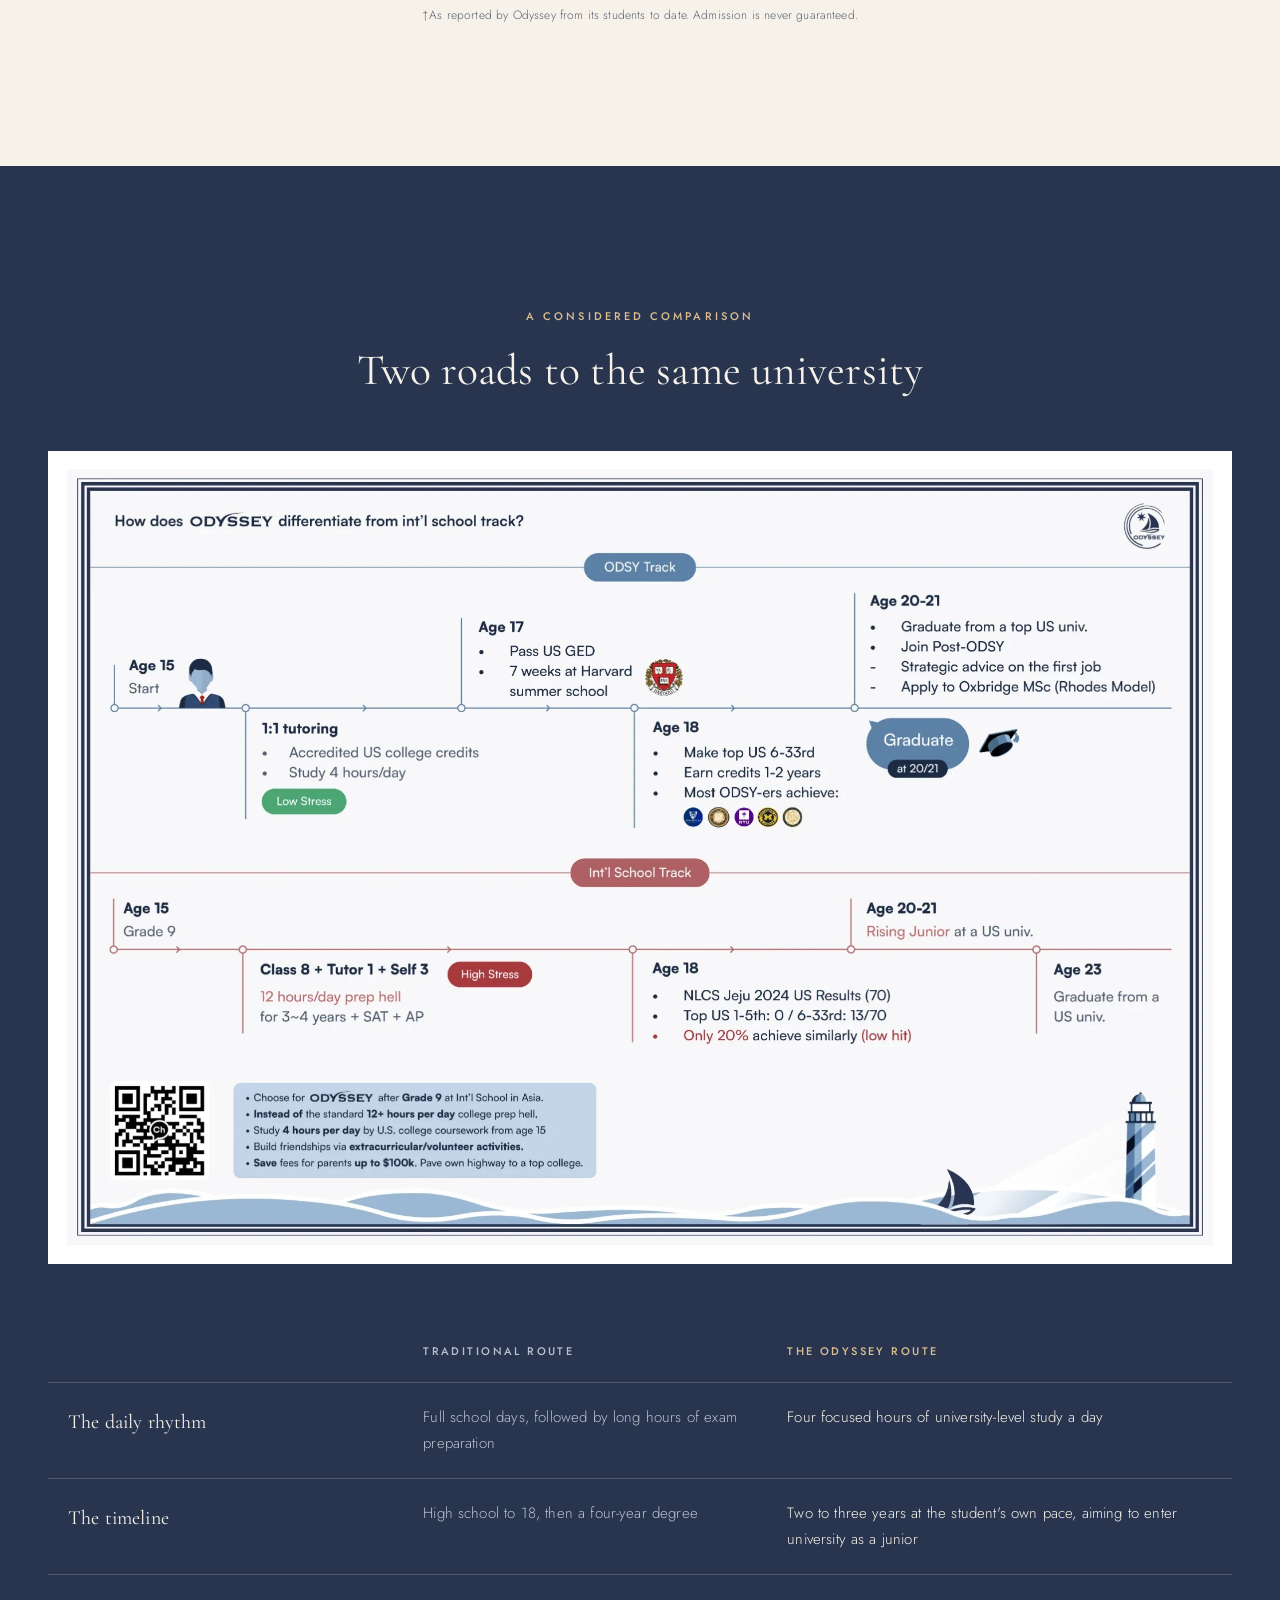
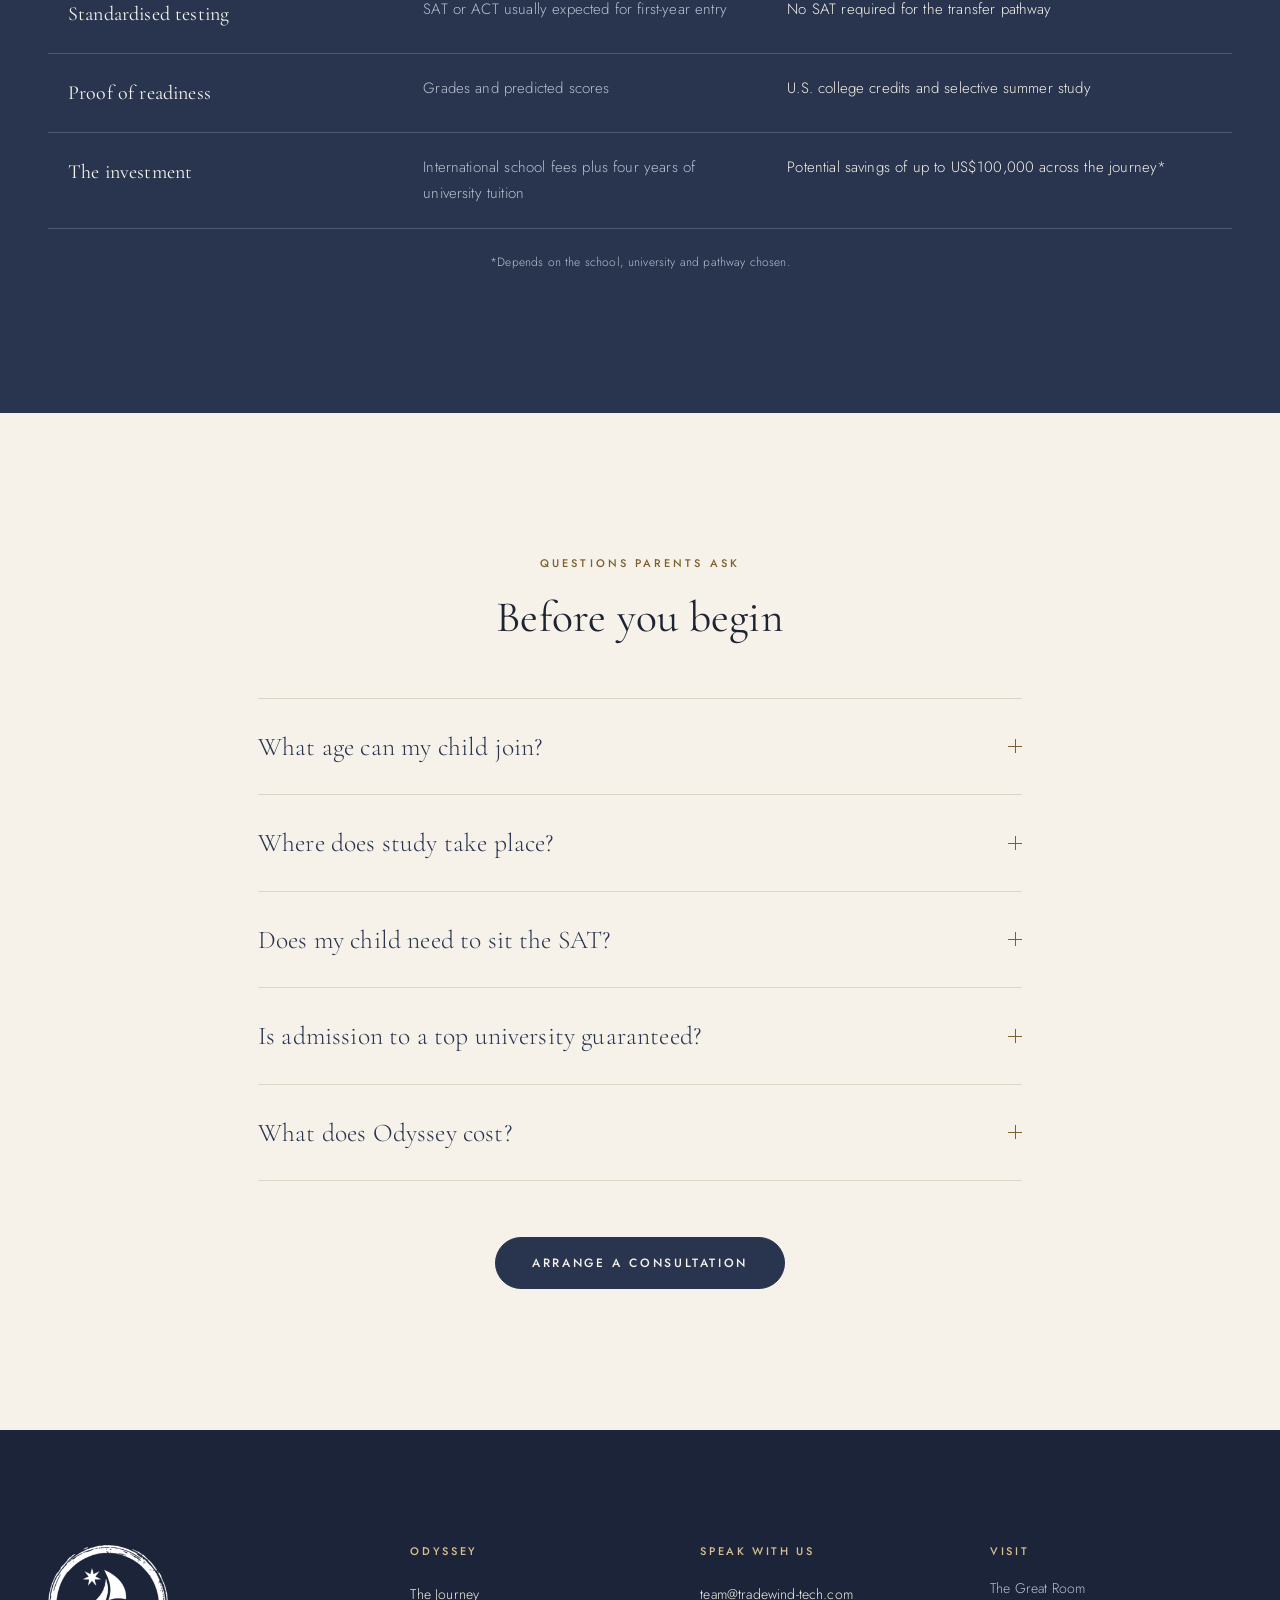
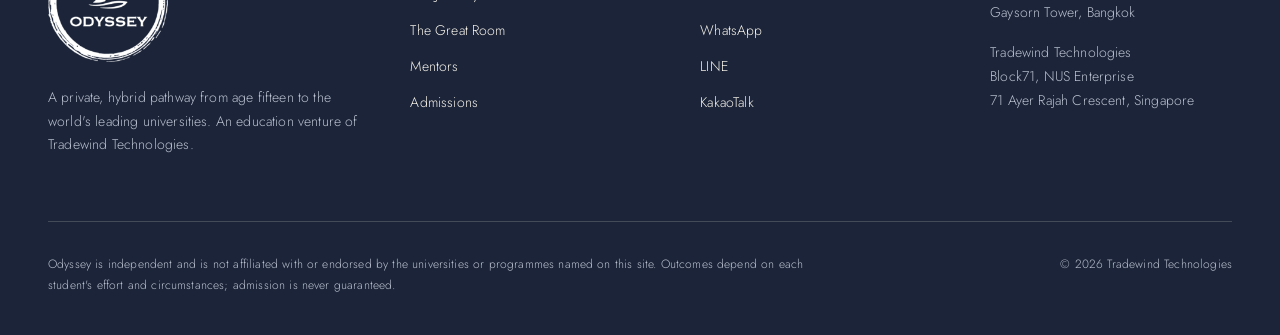
<file: journey.html>
<!doctype html>
<html lang="en" class="no-js">
<head>
  <meta charset="utf-8">
  <meta name="viewport" content="width=device-width, initial-scale=1">
  <title>The Journey — Odyssey</title>
  <meta name="description" content="How Odyssey works: consultation, U.S. college credits from fifteen, selective summer study, and entering a top U.S. university as a junior by eighteen.">
  <meta name="theme-color" content="#29354f">
  <meta property="og:title" content="The Journey — Odyssey">
  <meta property="og:description" content="How Odyssey works: consultation, U.S. college credits from fifteen, selective summer study, and entering a top U.S. university as a junior by eighteen.">
  <meta property="og:image" content="assets/odyssey-logo.png">
  <link rel="icon" type="image/png" href="assets/odyssey-logo.png">
  <link rel="preconnect" href="https://fonts.googleapis.com">
  <link rel="preconnect" href="https://fonts.gstatic.com" crossorigin>
  <link href="https://fonts.googleapis.com/css2?family=Cormorant+Garamond:ital,wght@0,400;0,500;1,400&family=Jost:wght@300;400;500&display=swap" rel="stylesheet">
  <link rel="stylesheet" href="css/styles.css">
</head>
<body>
  <a class="skip-link" href="#main">Skip to content</a>

  <header class="site-header is-overlay">
    <div class="header-left">
      <button class="menu-toggle" type="button" data-menu-open aria-controls="menu" aria-expanded="false">
        <span class="bars" aria-hidden="true"></span><span class="label">Menu</span>
      </button>
      <a class="header-link header-link--quiet" href="journey.html">The Journey</a>
    </div>
    <a class="brand" href="index.html" aria-label="Odyssey — home">
      <img class="logo-dark" src="assets/odyssey-mark-navy.png" alt="Odyssey" width="401" height="390">
      <img class="logo-light" src="assets/odyssey-mark-white.png" alt="" width="401" height="390">
    </a>
    <div class="header-right">
      <a class="header-link header-link--quiet" href="mentors.html">Mentors</a>
      <a class="header-link" href="admissions.html#enquire"><span>Enquire</span><svg width="18" height="18" viewBox="0 0 24 24" fill="none" stroke="currentColor" stroke-width="1.3" aria-hidden="true" style="margin-left:10px"><path d="M3.5 6h17v12h-17z"/><path d="M3.5 6l8.5 7 8.5-7"/></svg></a>
    </div>
  </header>

  <div class="drawer" id="menu" aria-hidden="true" inert>
    <div class="drawer-scrim" data-menu-close></div>
    <div class="drawer-panel" role="dialog" aria-modal="true" aria-label="Site menu">
      <button class="drawer-close" type="button" data-menu-close>
        <svg viewBox="0 0 24 24" fill="none" stroke="currentColor" stroke-width="1.3" aria-hidden="true"><path d="M5 5l14 14M19 5L5 19"/></svg>
        Close
      </button>
      <nav class="drawer-nav" aria-label="Main">
        <ol>
          <li><a href="index.html">Home</a></li>
          <li><a href="journey.html" aria-current="page">The Journey</a></li>
          <li><a href="great-room.html">The Great Room</a></li>
          <li><a href="mentors.html">Mentors</a></li>
          <li><a href="admissions.html">Admissions</a></li>
        </ol>
      </nav>
      <div class="drawer-foot">
        <p><a href="mailto:team@tradewind-tech.com">team@tradewind-tech.com</a><br>
        <a href="https://whatsapp.com/channel/0029Vb1aDqNJP20yzM8rlW0q" target="_blank" rel="noopener">WhatsApp</a> &nbsp;·&nbsp;
        <a href="https://line.me/ti/g/WuUfhpwdzJ" target="_blank" rel="noopener">LINE</a> &nbsp;·&nbsp;
        <a href="http://pf.kakao.com/_fJNsn" target="_blank" rel="noopener">KakaoTalk</a></p>
        <p>The Great Room, Gaysorn Tower, Bangkok</p>
      </div>
    </div>
  </div>

  <main id="main">
    <section class="hero hero--plain" aria-labelledby="hero-title">
      <div class="hero-content">
        <span class="eyebrow">The Journey</span>
        <h1 class="display" id="hero-title">Four chapters.<br><em>One destination.</em></h1>
      </div>
    </section>

    <section class="section section--paper" aria-labelledby="who-title">
      <div class="container">
        <div class="narrow center reveal">
          <svg class="emblem" viewBox="0 0 32 32" aria-hidden="true" focusable="false"><polygon fill="currentColor" points="16.00,0.00 17.99,11.20 27.31,4.69 20.80,14.01 32.00,16.00 20.80,17.99 27.31,27.31 17.99,20.80 16.00,32.00 14.01,20.80 4.69,27.31 11.20,17.99 0.00,16.00 11.20,14.01 4.69,4.69 14.01,11.20"/></svg>
          <span class="eyebrow">Who it is for</span>
          <h2 class="h-lg" id="who-title">For the student who is ready for more, and the student who needs another way</h2>
          <p class="lede" style="margin-top:28px">Odyssey welcomes high-achieving teens who are ready to move faster, and students who are struggling in a traditional international-school setting. Both are given the same thing: a personal plan, a pace that fits, and a clear path to a top university.</p>
        </div>

        <div class="chapters">
          <article class="chapter reveal">
            <span class="numeral" aria-hidden="true">I</span>
            <div><h3>Consultation &amp; Assessment</h3><span class="when">Before the journey begins</span></div>
            <div><p>Parents and student meet the Odyssey team privately. We review the student's current school and curriculum, academic record, ambitions and timeline, then shape a pathway around them.</p></div>
          </article>
          <article class="chapter reveal" id="credits">
            <span class="numeral" aria-hidden="true">II</span>
            <div><h3>U.S. College Credits</h3><span class="when">From age 15</span></div>
            <div><p>Students take university-level courses online and earn U.S. college credits. Each credit is evidence of readiness for university study, and each can shorten the degree that follows.</p><p>Study takes place four hours a day at The Great Room, guided by mentors and supported by AI-assisted learning between sessions.</p></div>
          </article>
          <article class="chapter reveal" id="summer">
            <span class="numeral" aria-hidden="true">III</span>
            <div><h3>A Summer that Counts</h3><span class="when">Ages 16 to 17</span></div>
            <div><p>Students spend seven weeks at Harvard Summer School, studying alongside university students and adding a respected academic record to their profile. Around seventeen, they also pass the U.S. GED.</p></div>
          </article>
          <article class="chapter reveal">
            <span class="numeral" aria-hidden="true">IV</span>
            <div><h3>Entering as a Junior</h3><span class="when">By age 18</span></div>
            <div><p>With credits completed and a strong profile in hand, students apply to enter leading U.S. universities, among them UC Berkeley, NYU, Johns Hopkins, Michigan and UC San Diego, as transfer juniors. No SAT is required for this pathway.</p></div>
          </article>
        </div>
      </div>
    </section>


    <section class="section section--ivory" id="tracks" aria-labelledby="tracks-title">
      <div class="container">
        <div class="center reveal">
          <span class="eyebrow">Find your track</span>
          <h2 class="h-lg" id="tracks-title">Which type of student are you?</h2>
        </div>
        <div class="tracks">
          <article class="track reveal">
            <span class="track-type">Type I · Elite universities track</span>
            <h3>Make the top 10%</h3>
            <p>Bespoke, high-impact mentorship from a team of experts of professional calibre, not unproven college students.</p>
            <p class="track-targets">MIT, Harvard, Yale, Princeton, Stanford, the Ivies and Oxbridge</p>
            <p class="track-prog">Polaris · Ages 14+</p>
            <a class="link-underline" href="https://www.tradewind-tech.com/polaris" target="_blank" rel="noopener">Discover Polaris</a>
          </article>
          <article class="track track--feature reveal">
            <span class="track-type">Type II · Top 20 universities, superfast track</span>
            <h3>Choose the surer path</h3>
            <p>Rather than chasing a 10% chance, aim for a far likelier outcome, and arrive faster than anyone in your school. Odyssey reports a 75 to 100% success rate on this track.<sup>†</sup></p>
            <p class="track-targets">UC Berkeley, UCLA, UC San Diego, NYU</p>
            <p class="track-prog">Odyssey · Ages 14 to 16</p>
            <a class="link-underline" href="admissions.html#enquire">Arrange a consultation</a>
          </article>
          <article class="track reveal">
            <span class="track-type">Type III · High-school junior and senior track</span>
            <h3>Graduation is next year</h3>
            <p>In Grade 11 or 12 and short on time? Odyssey has a route built for your clock.</p>
            <p class="track-targets">Top 30 U.S. universities, including UC Irvine, Boston College and Tufts</p>
            <p class="track-prog">Odyssey · Ages 17 to 18</p>
            <a class="link-underline" href="admissions.html#enquire">Arrange a consultation</a>
          </article>
        </div>
        <div class="addon reveal">
          <div class="media media--contain"><img src="assets/img/harvard-summer-school.webp" alt="Harvard Summer School" loading="lazy"></div>
          <div>
            <span class="eyebrow">Add-on · Ages 16 to 17</span>
            <h3 class="h-md">Harvard Summer, seven weeks</h3>
            <p>A strategic summer to strengthen the academic profile and university applications.</p>
          </div>
        </div>
        <p class="footnote center">†As reported by Odyssey from its students to date. Admission is never guaranteed.</p>
      </div>
    </section>

    <section class="section on-navy" aria-labelledby="compare-title">
      <div class="container">
        <div class="center reveal">
          <span class="eyebrow">A considered comparison</span>
          <h2 class="h-lg" id="compare-title">Two roads to the same university</h2>
        </div>
        <figure class="infographic reveal">
          <a href="assets/img/odyssey-vs-intl-school.webp" target="_blank" rel="noopener" aria-label="Open the comparison chart at full size">
            <img src="assets/img/odyssey-vs-intl-school.webp" alt="Timeline comparing the Odyssey track with the international-school track, from age 15 to graduation." width="2000" height="1353" loading="lazy">
          </a>
        </figure>
        <div class="compare-wrap reveal" role="region" aria-labelledby="compare-title" tabindex="0">
          <table class="compare">
            <thead>
              <tr><th scope="col"><span class="visually-hidden">Aspect</span></th><th scope="col">Traditional route</th><th scope="col" class="us">The Odyssey route</th></tr>
            </thead>
            <tbody>
              <tr><th scope="row">The daily rhythm</th><td>Full school days, followed by long hours of exam preparation</td><td class="us">Four focused hours of university-level study a day</td></tr>
              <tr><th scope="row">The timeline</th><td>High school to 18, then a four-year degree</td><td class="us">Two to three years at the student's own pace, aiming to enter university as a junior</td></tr>
              <tr><th scope="row">Standardised testing</th><td>SAT or ACT usually expected for first-year entry</td><td class="us">No SAT required for the transfer pathway</td></tr>
              <tr><th scope="row">Proof of readiness</th><td>Grades and predicted scores</td><td class="us">U.S. college credits and selective summer study</td></tr>
              <tr><th scope="row">The investment</th><td>International school fees plus four years of university tuition</td><td class="us">Potential savings of up to US$100,000 across the journey*</td></tr>
            </tbody>
          </table>
        </div>
        <p class="footnote center">*Depends on the school, university and pathway chosen.</p>
      </div>
    </section>

    <section class="section section--ivory" aria-labelledby="faq-title">
      <div class="container narrow">
        <div class="center reveal">
          <span class="eyebrow">Questions parents ask</span>
          <h2 class="h-lg" id="faq-title">Before you begin</h2>
        </div>
        <div class="faq reveal">
          <details>
            <summary>What age can my child join?<span class="pm" aria-hidden="true"></span></summary>
            <div class="answer"><p>Odyssey is designed for students aged 14 and over. The pathway works best when a student begins around fifteen, leaving two to three years to complete it at their own pace.</p></div>
          </details>
          <details>
            <summary>Where does study take place?<span class="pm" aria-hidden="true"></span></summary>
            <div class="answer"><p>Students study at The Great Room in Gaysorn Tower, Bangkok. Remote access means study can continue when the family travels.</p></div>
          </details>
          <details>
            <summary>Does my child need to sit the SAT?<span class="pm" aria-hidden="true"></span></summary>
            <div class="answer"><p>No SAT is required for the transfer pathway Odyssey prepares students for. Each university sets its own requirements, and we review them with every family.</p></div>
          </details>
          <details>
            <summary>Is admission to a top university guaranteed?<span class="pm" aria-hidden="true"></span></summary>
            <div class="answer"><p>No programme can guarantee admission. What Odyssey offers is a structured, proven pathway, personal mentorship, and an honest assessment of each student's options at every stage.</p></div>
          </details>
          <details>
            <summary>What does Odyssey cost?<span class="pm" aria-hidden="true"></span></summary>
            <div class="answer"><p>Every pathway is personal, so fees are shared during a private consultation. Many families find the total journey costs less than international school followed by a full four-year degree.</p></div>
          </details>
        </div>
        <p class="center" style="margin-top:56px"><a class="btn" href="admissions.html#enquire">Arrange a consultation</a></p>
      </div>
    </section>

  </main>

  <footer class="site-footer">
    <div class="container">
      <div class="footer-top">
        <div class="footer-brand">
          <img src="assets/odyssey-mark-white.png" alt="Odyssey" width="401" height="390" loading="lazy">
          <p>A private, hybrid pathway from age fifteen to the world's leading universities. An education venture of Tradewind Technologies.</p>
        </div>
        <div>
          <h4>Odyssey</h4>
          <ul>
            <li><a href="journey.html">The Journey</a></li>
            <li><a href="great-room.html">The Great Room</a></li>
            <li><a href="mentors.html">Mentors</a></li>
            <li><a href="admissions.html">Admissions</a></li>
          </ul>
        </div>
        <div>
          <h4>Speak with us</h4>
          <ul>
            <li><a href="mailto:team@tradewind-tech.com">team@tradewind-tech.com</a></li>
            <li><a href="https://whatsapp.com/channel/0029Vb1aDqNJP20yzM8rlW0q" target="_blank" rel="noopener">WhatsApp</a></li>
            <li><a href="https://line.me/ti/g/WuUfhpwdzJ" target="_blank" rel="noopener">LINE</a></li>
            <li><a href="http://pf.kakao.com/_fJNsn" target="_blank" rel="noopener">KakaoTalk</a></li>
          </ul>
        </div>
        <div>
          <h4>Visit</h4>
          <ul>
            <li>The Great Room<br>Gaysorn Tower, Bangkok</li>
            <li style="margin-top:16px">Tradewind Technologies<br>Block71, NUS Enterprise<br>71 Ayer Rajah Crescent, Singapore</li>
          </ul>
        </div>
      </div>
      <div class="footer-bottom">
        <p>Odyssey is independent and is not affiliated with or endorsed by the universities or programmes named on this site. Outcomes depend on each student's effort and circumstances; admission is never guaranteed.</p>
        <p>&copy; <span data-year>2026</span> Tradewind Technologies</p>
      </div>
    </div>
  </footer>

  <script src="js/main.js"></script>
</body>
</html>
</file>
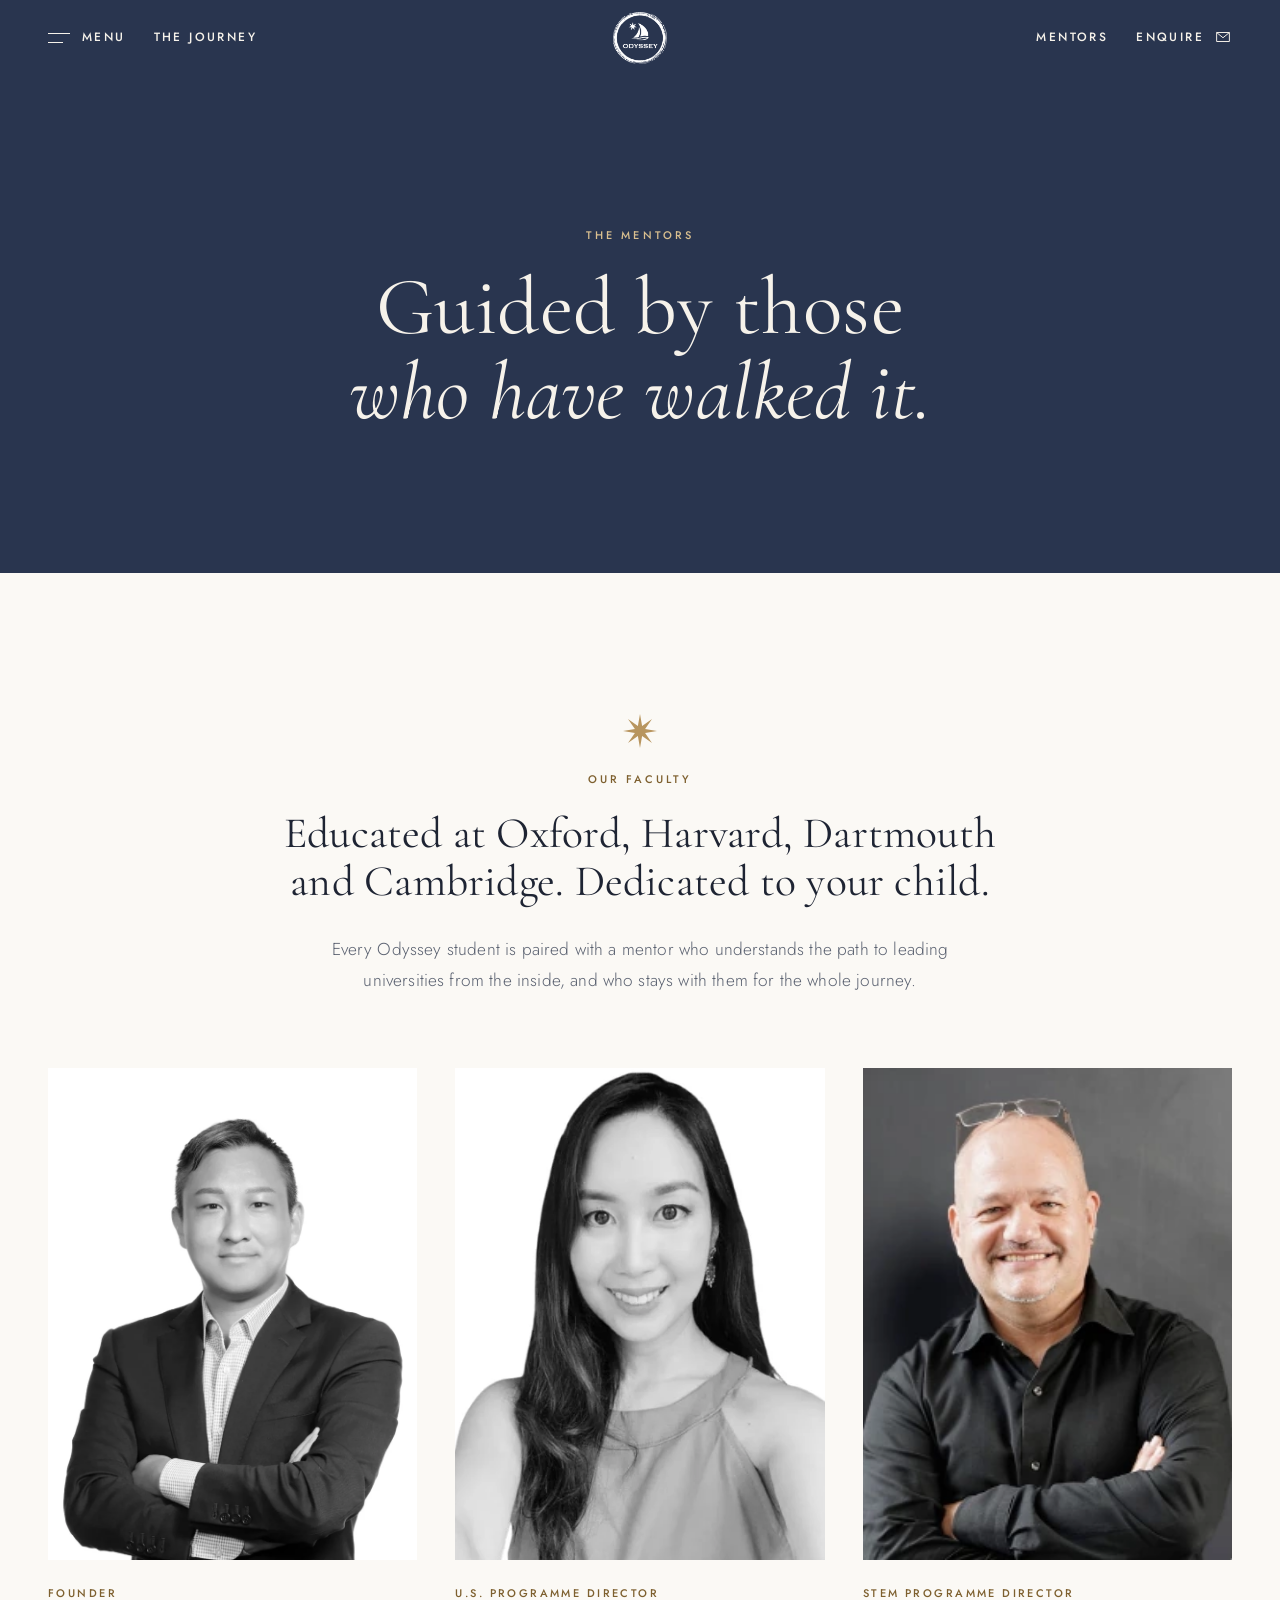
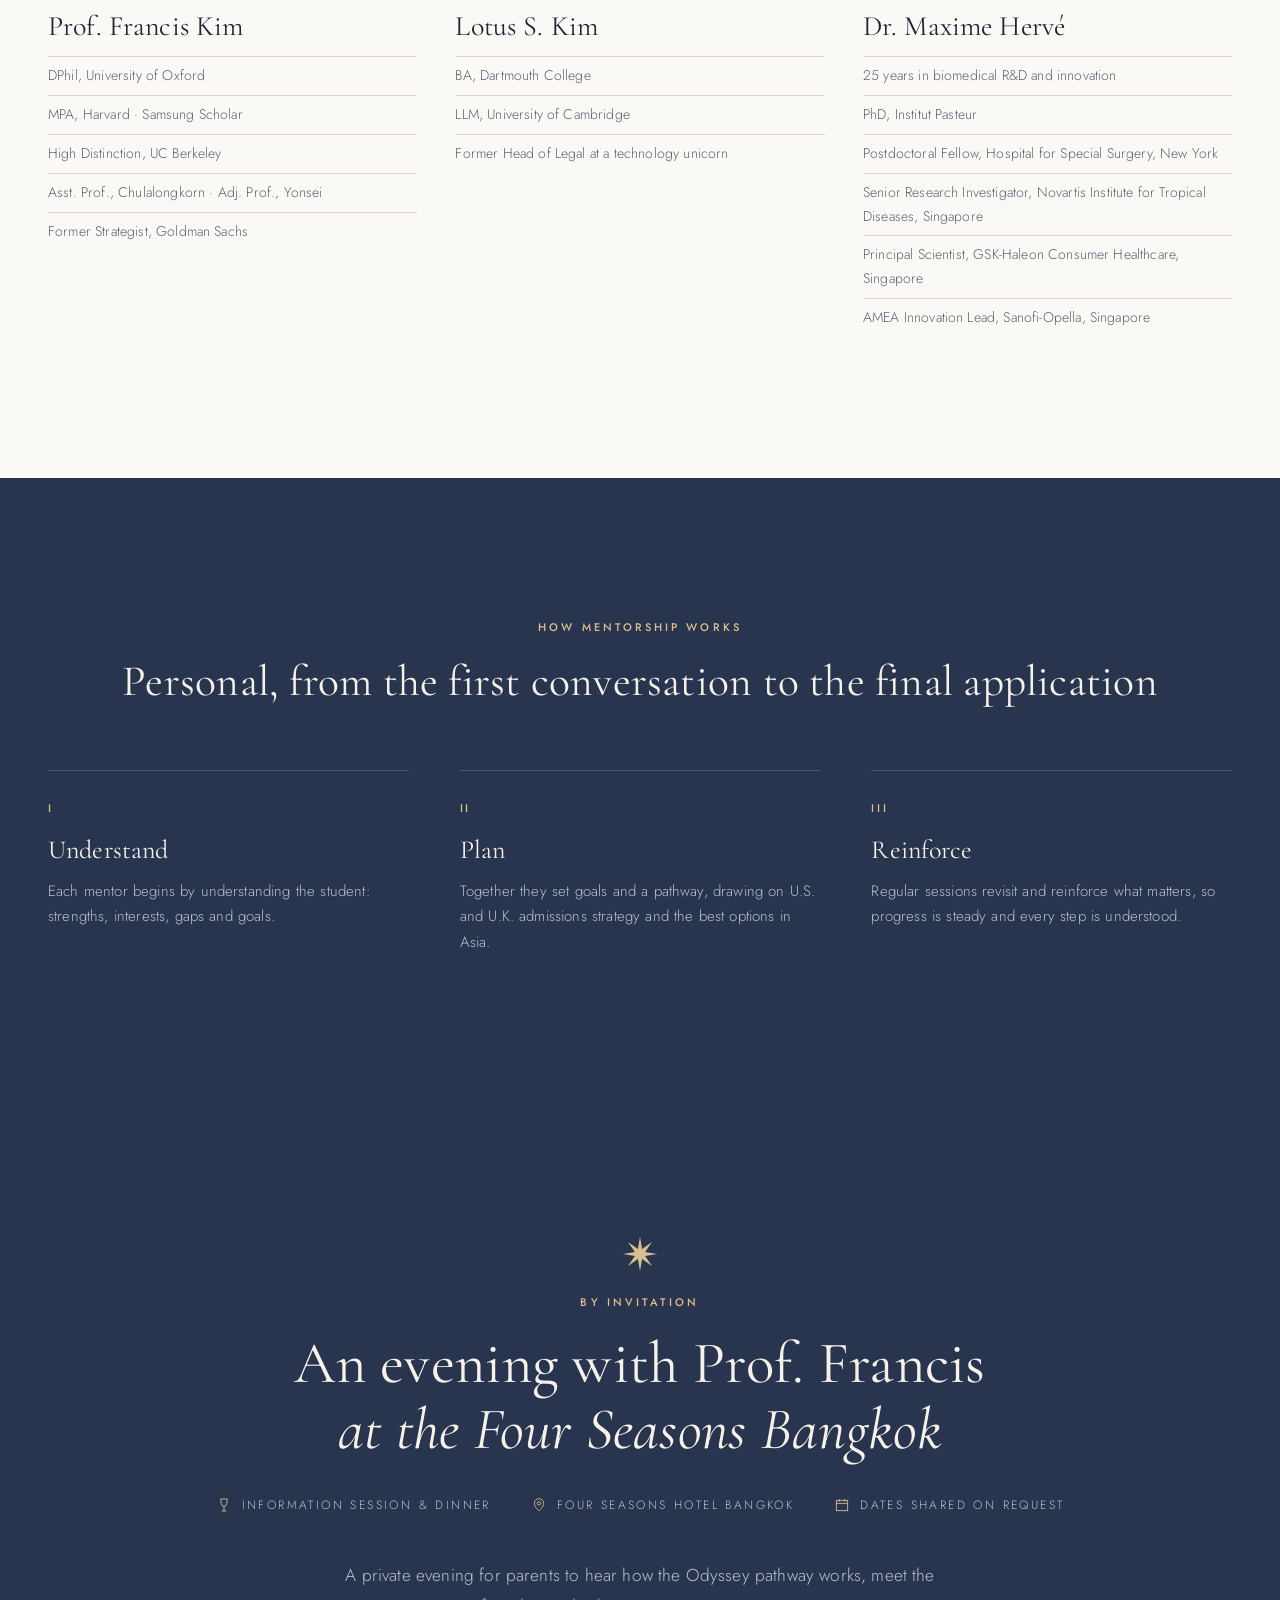
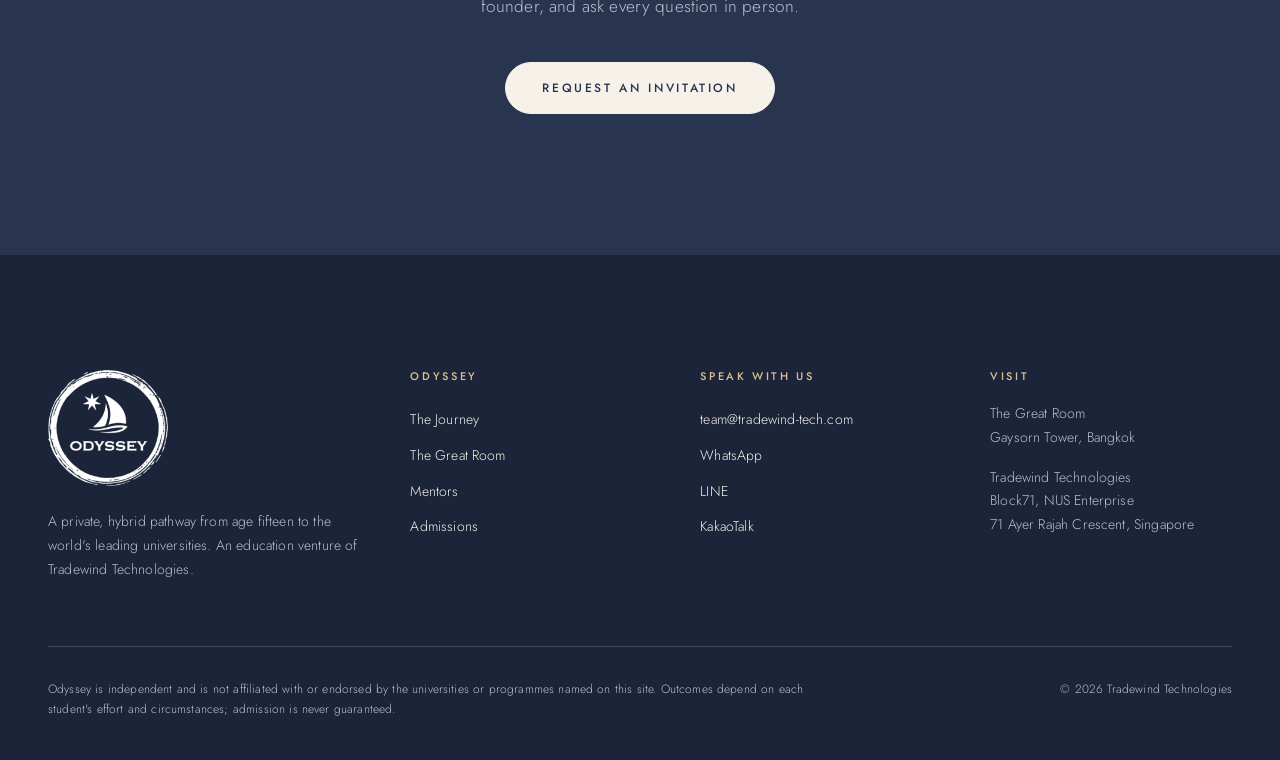
<file: mentors.html>
<!doctype html>
<html lang="en" class="no-js">
<head>
  <meta charset="utf-8">
  <meta name="viewport" content="width=device-width, initial-scale=1">
  <title>Mentors — Odyssey</title>
  <meta name="description" content="Meet Odyssey's mentors: Prof. Francis Kim (Oxford, Harvard, Berkeley), Lotus S. Kim (Dartmouth, Cambridge) and Dr. Maxime Hervé (Institut Pasteur).">
  <meta name="theme-color" content="#29354f">
  <meta property="og:title" content="Mentors — Odyssey">
  <meta property="og:description" content="Meet Odyssey's mentors: Prof. Francis Kim (Oxford, Harvard, Berkeley), Lotus S. Kim (Dartmouth, Cambridge) and Dr. Maxime Hervé (Institut Pasteur).">
  <meta property="og:image" content="assets/odyssey-logo.png">
  <link rel="icon" type="image/png" href="assets/odyssey-logo.png">
  <link rel="preconnect" href="https://fonts.googleapis.com">
  <link rel="preconnect" href="https://fonts.gstatic.com" crossorigin>
  <link href="https://fonts.googleapis.com/css2?family=Cormorant+Garamond:ital,wght@0,400;0,500;1,400&family=Jost:wght@300;400;500&display=swap" rel="stylesheet">
  <link rel="stylesheet" href="css/styles.css">
</head>
<body>
  <a class="skip-link" href="#main">Skip to content</a>

  <header class="site-header is-overlay">
    <div class="header-left">
      <button class="menu-toggle" type="button" data-menu-open aria-controls="menu" aria-expanded="false">
        <span class="bars" aria-hidden="true"></span><span class="label">Menu</span>
      </button>
      <a class="header-link header-link--quiet" href="journey.html">The Journey</a>
    </div>
    <a class="brand" href="index.html" aria-label="Odyssey — home">
      <img class="logo-dark" src="assets/odyssey-mark-navy.png" alt="Odyssey" width="401" height="390">
      <img class="logo-light" src="assets/odyssey-mark-white.png" alt="" width="401" height="390">
    </a>
    <div class="header-right">
      <a class="header-link header-link--quiet" href="mentors.html">Mentors</a>
      <a class="header-link" href="admissions.html#enquire"><span>Enquire</span><svg width="18" height="18" viewBox="0 0 24 24" fill="none" stroke="currentColor" stroke-width="1.3" aria-hidden="true" style="margin-left:10px"><path d="M3.5 6h17v12h-17z"/><path d="M3.5 6l8.5 7 8.5-7"/></svg></a>
    </div>
  </header>

  <div class="drawer" id="menu" aria-hidden="true" inert>
    <div class="drawer-scrim" data-menu-close></div>
    <div class="drawer-panel" role="dialog" aria-modal="true" aria-label="Site menu">
      <button class="drawer-close" type="button" data-menu-close>
        <svg viewBox="0 0 24 24" fill="none" stroke="currentColor" stroke-width="1.3" aria-hidden="true"><path d="M5 5l14 14M19 5L5 19"/></svg>
        Close
      </button>
      <nav class="drawer-nav" aria-label="Main">
        <ol>
          <li><a href="index.html">Home</a></li>
          <li><a href="journey.html">The Journey</a></li>
          <li><a href="great-room.html">The Great Room</a></li>
          <li><a href="mentors.html" aria-current="page">Mentors</a></li>
          <li><a href="admissions.html">Admissions</a></li>
        </ol>
      </nav>
      <div class="drawer-foot">
        <p><a href="mailto:team@tradewind-tech.com">team@tradewind-tech.com</a><br>
        <a href="https://whatsapp.com/channel/0029Vb1aDqNJP20yzM8rlW0q" target="_blank" rel="noopener">WhatsApp</a> &nbsp;·&nbsp;
        <a href="https://line.me/ti/g/WuUfhpwdzJ" target="_blank" rel="noopener">LINE</a> &nbsp;·&nbsp;
        <a href="http://pf.kakao.com/_fJNsn" target="_blank" rel="noopener">KakaoTalk</a></p>
        <p>The Great Room, Gaysorn Tower, Bangkok</p>
      </div>
    </div>
  </div>

  <main id="main">
    <section class="hero hero--plain" aria-labelledby="hero-title">
      <div class="hero-content">
        <span class="eyebrow">The Mentors</span>
        <h1 class="display" id="hero-title">Guided by those<br><em>who have walked it.</em></h1>
      </div>
    </section>

    <section class="section section--paper" aria-labelledby="mentors-title">
      <div class="container">
        <div class="narrow center reveal">
          <svg class="emblem" viewBox="0 0 32 32" aria-hidden="true" focusable="false"><polygon fill="currentColor" points="16.00,0.00 17.99,11.20 27.31,4.69 20.80,14.01 32.00,16.00 20.80,17.99 27.31,27.31 17.99,20.80 16.00,32.00 14.01,20.80 4.69,27.31 11.20,17.99 0.00,16.00 11.20,14.01 4.69,4.69 14.01,11.20"/></svg>
          <span class="eyebrow">Our faculty</span>
          <h2 class="h-lg" id="mentors-title">Educated at Oxford, Harvard, Dartmouth and Cambridge. Dedicated to your child.</h2>
          <p class="lede" style="margin-top:28px">Every Odyssey student is paired with a mentor who understands the path to leading universities from the inside, and who stays with them for the whole journey.</p>
        </div>

        <div class="mentors">
          <article class="mentor reveal">
            <div class="media"><img src="assets/img/francis-kim.webp" alt="Prof. Francis Kim" loading="lazy" class="top"></div>
            <span class="role">Founder</span>
            <h3>Prof. Francis Kim</h3>
            <ul>
              <li>DPhil, University of Oxford</li>
              <li>MPA, Harvard · Samsung Scholar</li>
              <li>High Distinction, UC Berkeley</li>
              <li>Asst. Prof., Chulalongkorn · Adj. Prof., Yonsei</li>
              <li>Former Strategist, Goldman Sachs</li>
            </ul>
          </article>
          <article class="mentor reveal">
            <div class="media"><img src="assets/img/lotus-kim.webp" alt="Lotus S. Kim" loading="lazy" class="top"></div>
            <span class="role">U.S. Programme Director</span>
            <h3>Lotus S. Kim</h3>
            <ul>
              <li>BA, Dartmouth College</li>
              <li>LLM, University of Cambridge</li>
              <li>Former Head of Legal at a technology unicorn</li>
            </ul>
          </article>
          <article class="mentor reveal">
            <div class="media"><img src="assets/img/maxime-herve.webp" alt="Dr. Maxime Hervé" loading="lazy" class="top"></div>
            <span class="role">STEM Programme Director</span>
            <h3>Dr. Maxime Hervé</h3>
            <ul>
              <li>25 years in biomedical R&amp;D and innovation</li>
              <li>PhD, Institut Pasteur</li>
              <li>Postdoctoral Fellow, Hospital for Special Surgery, New York</li>
              <li>Senior Research Investigator, Novartis Institute for Tropical Diseases, Singapore</li>
              <li>Principal Scientist, GSK-Haleon Consumer Healthcare, Singapore</li>
              <li>AMEA Innovation Lead, Sanofi-Opella, Singapore</li>
            </ul>
          </article>
        </div>
      </div>
    </section>

    <section class="section on-navy" aria-labelledby="how-title">
      <div class="container">
        <div class="center reveal">
          <span class="eyebrow">How mentorship works</span>
          <h2 class="h-lg" id="how-title">Personal, from the first conversation to the final application</h2>
        </div>
        <div class="cols cols--3">
          <div class="col reveal"><span class="idx">I</span><h3>Understand</h3><p>Each mentor begins by understanding the student: strengths, interests, gaps and goals.</p></div>
          <div class="col reveal"><span class="idx">II</span><h3>Plan</h3><p>Together they set goals and a pathway, drawing on U.S. and U.K. admissions strategy and the best options in Asia.</p></div>
          <div class="col reveal"><span class="idx">III</span><h3>Reinforce</h3><p>Regular sessions revisit and reinforce what matters, so progress is steady and every step is understood.</p></div>
        </div>
      </div>
    </section>

    <section class="section on-navy" aria-labelledby="invite-title">
      <div class="container">
        <div class="invitation frame reveal">
          <svg class="emblem" viewBox="0 0 32 32" aria-hidden="true" focusable="false"><polygon fill="currentColor" points="16.00,0.00 17.99,11.20 27.31,4.69 20.80,14.01 32.00,16.00 20.80,17.99 27.31,27.31 17.99,20.80 16.00,32.00 14.01,20.80 4.69,27.31 11.20,17.99 0.00,16.00 11.20,14.01 4.69,4.69 14.01,11.20"/></svg>
          <span class="eyebrow">By invitation</span>
          <h2 class="h-xl" id="invite-title">An evening with Prof. Francis<br><em>at the Four Seasons Bangkok</em></h2>
          <div class="meta">
            <span><svg viewBox="0 0 24 24" fill="none" stroke="currentColor" stroke-width="1.3" aria-hidden="true"><path d="M7 3h10l-1 7a4 4 0 0 1-8 0L7 3zM12 14v7M8.5 21h7"/></svg> Information session &amp; dinner</span>
            <span><svg viewBox="0 0 24 24" fill="none" stroke="currentColor" stroke-width="1.3" aria-hidden="true"><path d="M12 21s-7-6.2-7-11.5A7 7 0 0 1 19 9.5C19 14.8 12 21 12 21z"/><circle cx="12" cy="9.5" r="2.5"/></svg> Four Seasons Hotel Bangkok</span>
            <span><svg viewBox="0 0 24 24" fill="none" stroke="currentColor" stroke-width="1.3" aria-hidden="true"><rect x="3.5" y="5" width="17" height="15.5"/><path d="M3.5 9.5h17M8 3v4M16 3v4"/></svg> Dates shared on request</span>
          </div>
          <p class="lede" style="margin:0 auto 40px">A private evening for parents to hear how the Odyssey pathway works, meet the founder, and ask every question in person.</p>
          <a class="btn" href="admissions.html#enquire">Request an invitation</a>
        </div>
      </div>
    </section>

  </main>

  <footer class="site-footer">
    <div class="container">
      <div class="footer-top">
        <div class="footer-brand">
          <img src="assets/odyssey-mark-white.png" alt="Odyssey" width="401" height="390" loading="lazy">
          <p>A private, hybrid pathway from age fifteen to the world's leading universities. An education venture of Tradewind Technologies.</p>
        </div>
        <div>
          <h4>Odyssey</h4>
          <ul>
            <li><a href="journey.html">The Journey</a></li>
            <li><a href="great-room.html">The Great Room</a></li>
            <li><a href="mentors.html">Mentors</a></li>
            <li><a href="admissions.html">Admissions</a></li>
          </ul>
        </div>
        <div>
          <h4>Speak with us</h4>
          <ul>
            <li><a href="mailto:team@tradewind-tech.com">team@tradewind-tech.com</a></li>
            <li><a href="https://whatsapp.com/channel/0029Vb1aDqNJP20yzM8rlW0q" target="_blank" rel="noopener">WhatsApp</a></li>
            <li><a href="https://line.me/ti/g/WuUfhpwdzJ" target="_blank" rel="noopener">LINE</a></li>
            <li><a href="http://pf.kakao.com/_fJNsn" target="_blank" rel="noopener">KakaoTalk</a></li>
          </ul>
        </div>
        <div>
          <h4>Visit</h4>
          <ul>
            <li>The Great Room<br>Gaysorn Tower, Bangkok</li>
            <li style="margin-top:16px">Tradewind Technologies<br>Block71, NUS Enterprise<br>71 Ayer Rajah Crescent, Singapore</li>
          </ul>
        </div>
      </div>
      <div class="footer-bottom">
        <p>Odyssey is independent and is not affiliated with or endorsed by the universities or programmes named on this site. Outcomes depend on each student's effort and circumstances; admission is never guaranteed.</p>
        <p>&copy; <span data-year>2026</span> Tradewind Technologies</p>
      </div>
    </div>
  </footer>

  <script src="js/main.js"></script>
</body>
</html>
</file>
<file: css/styles.css>
/* =========================================================
   ODYSSEY — luxury editorial site
   Brand: navy #29354F (sampled from logo), ivory, antique gold
   ========================================================= */

:root {
  /* Brand */
  --navy: #29354f;
  --navy-deep: #1b2438;
  --navy-soft: #3a4866;
  --ivory: #f6f2ea;
  --paper: #fbf9f5;
  --white: #ffffff;
  --gold: #b8955e;          /* ornaments, rules, decorative only */
  --gold-text: #7e602f;     /* gold for text on light backgrounds (AA) */
  --gold-light: #d9bf8f;    /* gold for text on navy (AA) */

  /* Text */
  --ink: #1e2433;
  --muted: #5a6170;
  --on-navy: #f6f2ea;
  --on-navy-muted: #b9c0cf;
  --line: #ddd5c6;
  --line-navy: rgba(246, 242, 234, 0.18);

  /* Type */
  --font-serif: "Cormorant Garamond", "Cormorant", Georgia, "Times New Roman", serif;
  --font-sans: "Jost", "Futura", "Helvetica Neue", Arial, sans-serif;

  /* Space */
  --gutter: clamp(16px, 4vw, 48px);
  --section: clamp(80px, 11vw, 160px);
  --max: 1320px;
  --header-h: 76px;

  --ease: cubic-bezier(0.22, 0.61, 0.36, 1);
}

*,
*::before,
*::after { box-sizing: border-box; }

html { scroll-behavior: smooth; -webkit-text-size-adjust: 100%; }
[id] { scroll-margin-top: var(--header-h); }

body {
  margin: 0;
  background: var(--paper);
  color: var(--ink);
  font-family: var(--font-sans);
  font-weight: 300;
  font-size: 16px;
  line-height: 1.7;
  letter-spacing: 0.01em;
  -webkit-font-smoothing: antialiased;
  text-rendering: optimizeLegibility;
  overflow-x: hidden;
}

img { display: block; max-width: 100%; height: auto; }
a { color: inherit; }
button { font: inherit; color: inherit; }

:focus-visible {
  outline: 1px solid var(--gold);
  outline-offset: 4px;
}

.skip-link {
  position: absolute; left: 16px; top: -60px; z-index: 200;
  background: var(--navy); color: var(--on-navy);
  padding: 12px 18px; text-decoration: none; font-size: 13px;
  letter-spacing: 0.12em; text-transform: uppercase;
}
.skip-link:focus { top: 16px; }

.visually-hidden {
  position: absolute !important; width: 1px; height: 1px; overflow: hidden;
  clip: rect(0 0 0 0); white-space: nowrap;
}

/* ---------- Typography ---------- */

.eyebrow {
  display: block;
  font-family: var(--font-sans);
  font-size: 11px;
  font-weight: 500;
  letter-spacing: 0.28em;
  text-transform: uppercase;
  color: var(--gold-text);
  margin: 0 0 20px;
}
.on-navy .eyebrow, .hero .eyebrow { color: var(--gold-light); }

h1, h2, h3, h4 {
  font-family: var(--font-serif);
  font-weight: 400;
  line-height: 1.12;
  letter-spacing: 0.005em;
  margin: 0;
  text-wrap: balance;
}
.display { font-size: clamp(42px, 6.4vw, 92px); line-height: 1.04; }
.h-xl   { font-size: clamp(36px, 4.6vw, 64px); }
.h-lg   { font-size: clamp(30px, 3.4vw, 46px); }
.h-md   { font-size: clamp(24px, 2.2vw, 30px); }
.h-sm   { font-size: 22px; }
em, .italic { font-style: italic; }

.lede {
  font-size: clamp(17px, 1.35vw, 19px);
  line-height: 1.8;
  color: var(--muted);
  max-width: 640px;
}
.on-navy .lede { color: var(--on-navy-muted); }
p { margin: 0 0 1.2em; }
p:last-child { margin-bottom: 0; }

/* ---------- Layout ---------- */

.container { width: 100%; max-width: var(--max); margin: 0 auto; padding: 0 var(--gutter); }
.narrow { max-width: 860px; margin: 0 auto; }
.section { padding: var(--section) 0; }
.section--ivory { background: var(--ivory); }
.section--paper { background: var(--paper); }
.section--navy, .on-navy { background: var(--navy); color: var(--on-navy); }
.section--deep { background: var(--navy-deep); color: var(--on-navy); }
.center { text-align: center; }
.center .lede { margin-left: auto; margin-right: auto; }
.stack > * + * { margin-top: 24px; }

/* ---------- Links & buttons ---------- */

.link-underline {
  display: inline-block;
  font-size: 12px;
  font-weight: 500;
  letter-spacing: 0.22em;
  text-transform: uppercase;
  text-decoration: none;
  padding: 10px 0 6px;
  border-bottom: 1px solid currentColor;
  transition: color .25s var(--ease), border-color .25s var(--ease), letter-spacing .35s var(--ease);
  cursor: pointer;
}
.link-underline:hover { color: var(--gold-text); border-color: var(--gold); letter-spacing: 0.26em; }
.on-navy .link-underline:hover, .hero .link-underline:hover { color: var(--gold-light); border-color: var(--gold-light); }

.btn {
  display: inline-flex; align-items: center; justify-content: center; gap: 12px;
  min-height: 52px;
  padding: 0 36px;
  border-radius: 999px;
  border: 1px solid var(--navy);
  background: var(--navy);
  color: var(--on-navy);
  font-size: 12px;
  font-weight: 500;
  letter-spacing: 0.22em;
  text-transform: uppercase;
  text-decoration: none;
  cursor: pointer;
  transition: background .3s var(--ease), color .3s var(--ease), border-color .3s var(--ease);
}
.btn:hover { background: var(--navy-deep); border-color: var(--navy-deep); }
.btn--ghost { background: transparent; color: var(--navy); }
.btn--ghost:hover { background: var(--navy); color: var(--on-navy); }
.on-navy .btn, .hero .btn { background: var(--ivory); color: var(--navy); border-color: var(--ivory); }
.on-navy .btn:hover, .hero .btn:hover { background: transparent; color: var(--ivory); }
.on-navy .btn--ghost { background: transparent; color: var(--ivory); border-color: rgba(246,242,234,.5); }
.on-navy .btn--ghost:hover { background: var(--ivory); color: var(--navy); }

/* ---------- Header ---------- */

.site-header {
  position: fixed; inset: 0 0 auto 0; z-index: 100;
  height: var(--header-h);
  display: grid;
  grid-template-columns: 1fr auto 1fr;
  align-items: center;
  padding: 0 var(--gutter);
  background: var(--paper);
  color: var(--navy);
  border-bottom: 1px solid var(--line);
  transition: background .4s var(--ease), color .4s var(--ease), border-color .4s var(--ease);
}
.site-header.is-overlay:not(.is-solid) {
  background: transparent;
  color: var(--ivory);
  border-bottom-color: transparent;
}
.header-left, .header-right { display: flex; align-items: center; gap: 28px; }
.header-right { justify-content: flex-end; }

.menu-toggle {
  display: inline-flex; align-items: center; gap: 12px;
  min-height: 44px; padding: 0;
  background: none; border: 0; cursor: pointer;
  font-size: 12px; font-weight: 500; letter-spacing: 0.2em; text-transform: uppercase;
}
.menu-toggle .bars { width: 22px; height: 10px; position: relative; }
.menu-toggle .bars::before, .menu-toggle .bars::after {
  content: ""; position: absolute; left: 0; right: 0; height: 1px; background: currentColor;
  transition: transform .3s var(--ease), width .3s var(--ease);
}
.menu-toggle .bars::before { top: 0; }
.menu-toggle .bars::after { bottom: 0; width: 70%; }
.menu-toggle:hover .bars::after { width: 100%; }

.brand { display: inline-flex; align-items: center; justify-content: center; text-decoration: none; }
.brand img { height: 52px; width: auto; transition: opacity .3s var(--ease); }
.brand .logo-light { display: none; }
.site-header.is-overlay:not(.is-solid) .brand .logo-light { display: block; }
.site-header.is-overlay:not(.is-solid) .brand .logo-dark { display: none; }

.header-link {
  font-size: 12px; font-weight: 500; letter-spacing: 0.2em; text-transform: uppercase;
  text-decoration: none; min-height: 44px; display: inline-flex; align-items: center;
  border-bottom: 1px solid transparent; transition: border-color .25s var(--ease);
}
.header-link:hover { border-bottom-color: currentColor; }
.header-link--quiet { display: none; }
@media (min-width: 900px) { .header-link--quiet { display: inline-flex; } }
@media (max-width: 599px) {
  .menu-toggle .label, .header-right .header-link span { display: none; }
  .brand img { height: 46px; }
}

/* ---------- Menu drawer ---------- */

.drawer {
  position: fixed; inset: 0; z-index: 150;
  visibility: hidden; pointer-events: none;
}
.drawer.is-open { visibility: visible; pointer-events: auto; }
.drawer-scrim {
  position: absolute; inset: 0; background: rgba(27, 36, 56, 0.45);
  opacity: 0; transition: opacity .45s var(--ease);
}
.drawer.is-open .drawer-scrim { opacity: 1; }
.drawer-panel {
  position: absolute; inset: 0 auto 0 0;
  width: min(520px, 100%);
  background: var(--paper);
  color: var(--navy);
  padding: 28px var(--gutter) 40px;
  display: flex; flex-direction: column;
  transform: translateX(-100%);
  transition: transform .55s var(--ease);
  overflow-y: auto;
}
.drawer.is-open .drawer-panel { transform: none; }
.drawer-close {
  align-self: flex-start;
  display: inline-flex; align-items: center; gap: 12px;
  min-height: 44px; background: none; border: 0; cursor: pointer; padding: 0;
  font-size: 12px; font-weight: 500; letter-spacing: 0.2em; text-transform: uppercase;
}
.drawer-close svg { width: 18px; height: 18px; }
.drawer-nav { margin-top: clamp(40px, 8vh, 80px); }
.drawer-nav ol { list-style: none; margin: 0; padding: 0; counter-reset: nav; }
.drawer-nav li { counter-increment: nav; border-bottom: 1px solid var(--line); }
.drawer-nav a {
  display: flex; align-items: baseline; gap: 20px;
  padding: 18px 0;
  font-family: var(--font-serif); font-size: clamp(30px, 4vw, 40px); line-height: 1.1;
  text-decoration: none;
  transition: color .25s var(--ease), padding-left .35s var(--ease);
}
.drawer-nav a::before {
  content: counter(nav, upper-roman);
  font-family: var(--font-sans); font-size: 11px; letter-spacing: .2em; color: var(--gold-text);
  min-width: 28px;
}
.drawer-nav a:hover, .drawer-nav a[aria-current="page"] { color: var(--gold-text); padding-left: 8px; }
.drawer-foot { margin-top: auto; padding-top: 48px; font-size: 14px; color: var(--muted); }
.drawer-foot a { text-decoration: none; display: inline-block; padding: 4px 0; }
.drawer-foot a:hover { color: var(--navy); text-decoration: underline; }

body.no-scroll { overflow: hidden; }

/* ---------- Media placeholders ----------
   To use a real photo, put an <img> inside any .media element:
   <div class="media ratio-4x5"><img src="assets/photo.jpg" alt="..."></div>
   The placeholder styling disappears automatically once an <img> is present. */

.media {
  position: relative;
  overflow: hidden;
  background:
    radial-gradient(120% 80% at 75% 15%, rgba(217, 191, 143, 0.20), transparent 55%),
    radial-gradient(90% 70% at 10% 100%, rgba(10, 14, 24, 0.55), transparent 60%),
    linear-gradient(160deg, #3a4866 0%, #29354f 45%, #1b2438 100%);
}
.media::before {
  /* fine grain for a photographic, non-flat feel */
  content: ""; position: absolute; inset: 0; opacity: .18; mix-blend-mode: overlay; pointer-events: none;
  background-image: url("data:image/svg+xml,%3Csvg xmlns='http://www.w3.org/2000/svg' width='160' height='160'%3E%3Cfilter id='n'%3E%3CfeTurbulence type='fractalNoise' baseFrequency='.9' numOctaves='2' stitchTiles='stitch'/%3E%3C/filter%3E%3Crect width='100%25' height='100%25' filter='url(%23n)'/%3E%3C/svg%3E");
}
.media[data-ph]::after {
  content: "Image · " attr(data-ph);
  position: absolute; left: 20px; bottom: 16px; right: 20px;
  font-size: 10px; font-weight: 500; letter-spacing: .24em; text-transform: uppercase;
  color: rgba(246, 242, 234, .55);
}
.media:has(img)::before, .media:has(img)::after { display: none; }
.media img { position: absolute; inset: 0; width: 100%; height: 100%; object-fit: cover; transition: transform 1.2s var(--ease); }
.ratio-4x5 { aspect-ratio: 4 / 5; }
.ratio-3x4 { aspect-ratio: 3 / 4; }
.ratio-1x1 { aspect-ratio: 1 / 1; }
.ratio-16x9 { aspect-ratio: 16 / 9; }
.ratio-3x2 { aspect-ratio: 3 / 2; }

/* ---------- Hero ---------- */

.hero {
  position: relative;
  min-height: 100vh; min-height: 100svh;
  display: flex; align-items: flex-end; justify-content: center;
  color: var(--ivory);
  text-align: center;
  isolation: isolate;
}
.hero--short { min-height: 72vh; min-height: 72svh; }
.hero > .media { position: absolute; inset: 0; z-index: -1; }
.hero > .media[data-ph]::after { left: auto; right: var(--gutter); bottom: 24px; width: auto; text-align: right; }
.hero-shade {
  position: absolute; inset: 0; z-index: -1; pointer-events: none;
  background: linear-gradient(180deg, rgba(27,36,56,.5) 0%, rgba(27,36,56,.12) 26%, rgba(27,36,56,.3) 50%, rgba(27,36,56,.82) 100%);
}
.hero-star {
  position: absolute; z-index: -1; top: 22%; left: 50%; transform: translateX(-50%);
  width: clamp(120px, 16vw, 220px); opacity: .07; pointer-events: none;
}
.hero-content { padding: 0 var(--gutter) clamp(56px, 10vh, 112px); max-width: 980px; }
.hero-content .display { margin-bottom: 28px; }
.hero-content .lede { color: rgba(246,242,234,.82); margin: 0 auto 32px; }
.hero-actions { display: flex; gap: 20px; justify-content: center; flex-wrap: wrap; align-items: center; }

.scroll-cue {
  position: absolute; left: 50%; bottom: 20px; transform: translateX(-50%);
  width: 1px; height: 40px; background: rgba(246,242,234,.35); overflow: hidden;
}
.scroll-cue::after {
  content: ""; position: absolute; left: 0; top: -40px; width: 1px; height: 40px; background: var(--ivory);
  animation: cue 2.4s var(--ease) infinite;
}
@keyframes cue { to { top: 40px; } }

/* ---------- Ornamental frame (LV-style gilded corners) ---------- */

.ornate { position: relative; }
.ornate::before, .ornate::after {
  content: ""; position: absolute; top: clamp(20px, 3vw, 36px);
  width: clamp(60px, 12vw, 150px); height: clamp(60px, 12vw, 150px);
  border: 1px solid var(--gold); opacity: .7; pointer-events: none;
}
.ornate::before { left: clamp(14px, 2.5vw, 32px); border-right: 0; border-bottom: 0; }
.ornate::after  { right: clamp(14px, 2.5vw, 32px); border-left: 0; border-bottom: 0; }
.ornate .inner-rule::before, .ornate .inner-rule::after {
  content: ""; position: absolute; top: calc(clamp(20px, 3vw, 36px) + 8px);
  width: clamp(44px, 9vw, 120px); height: clamp(44px, 9vw, 120px);
  border: 1px solid var(--gold); opacity: .45; pointer-events: none;
}
.ornate .inner-rule::before { left: calc(clamp(14px, 2.5vw, 32px) + 8px); border-right: 0; border-bottom: 0; }
.ornate .inner-rule::after  { right: calc(clamp(14px, 2.5vw, 32px) + 8px); border-left: 0; border-bottom: 0; }

.emblem { width: 34px; height: 34px; margin: 0 auto 22px; color: var(--gold); display: block; }
.on-navy .emblem { color: var(--gold-light); }

.rule {
  display: flex; align-items: center; gap: 16px; justify-content: center;
  color: var(--gold); margin: 36px auto;
}
.rule::before, .rule::after { content: ""; height: 1px; width: 64px; background: currentColor; opacity: .7; }
.rule svg { width: 12px; height: 12px; }

/* ---------- Collection grid (LV 4-up) ---------- */

.collection {
  display: grid; gap: clamp(16px, 2vw, 28px);
  grid-template-columns: repeat(2, 1fr);
  margin-top: clamp(48px, 6vw, 80px);
}
@media (min-width: 1000px) { .collection { grid-template-columns: repeat(4, 1fr); } }
@media (max-width: 520px) { .collection { grid-template-columns: 1fr; } }
.collection-item { text-decoration: none; display: block; }
.collection-item .media { aspect-ratio: 4 / 5; }
.collection-item:hover .media img { transform: scale(1.04); }
.collection-item .caption { text-align: center; padding: 22px 8px 0; }
.collection-item .caption h3 { font-size: 23px; margin-bottom: 8px; }
.collection-item .caption p { font-size: 14px; color: var(--muted); margin: 0; line-height: 1.6; }
.collection-item .caption .more {
  display: inline-block; margin-top: 14px; font-size: 11px; font-weight: 500; letter-spacing: .22em;
  text-transform: uppercase; border-bottom: 1px solid transparent; transition: border-color .25s var(--ease);
}
.collection-item:hover .caption .more { border-bottom-color: currentColor; }

/* ---------- Split feature ---------- */

.split { display: grid; grid-template-columns: 1fr; }
@media (min-width: 900px) { .split { grid-template-columns: 1fr 1fr; min-height: 88vh; } .split--reverse .split-media { order: 2; } }
.split-media { position: relative; min-height: 420px; }
.split-media .media { position: absolute; inset: 0; }
.split-body {
  display: flex; flex-direction: column; justify-content: center;
  padding: clamp(56px, 8vw, 120px) clamp(24px, 7vw, 112px);
}
.split-body h2 { margin-bottom: 28px; }
.split-body .lede { margin-bottom: 36px; }

/* ---------- Figures ---------- */

.figures {
  display: grid; grid-template-columns: repeat(2, 1fr);
  border-top: 1px solid var(--line); border-bottom: 1px solid var(--line);
  margin-top: 64px;
}
@media (min-width: 900px) { .figures { grid-template-columns: repeat(4, 1fr); } }
.figure { padding: 44px 20px; text-align: center; border-right: 1px solid var(--line); }
.figure:nth-child(2n) { border-right: 0; }
@media (min-width: 900px) { .figure:nth-child(2n) { border-right: 1px solid var(--line); } .figure:last-child { border-right: 0; } }
@media (max-width: 899px) { .figure:nth-child(-n+2) { border-bottom: 1px solid var(--line); } }
.figure .num { font-family: var(--font-serif); font-size: clamp(42px, 4.6vw, 64px); line-height: 1; color: var(--navy); display: block; }
.figure .num sup { font-size: .4em; color: var(--gold-text); top: -1.2em; }
.figure .label { display: block; margin-top: 14px; font-size: 11px; font-weight: 500; letter-spacing: .22em; text-transform: uppercase; color: var(--muted); }
.footnote { font-size: 12px; color: var(--muted); margin-top: 24px; line-height: 1.6; }
.on-navy .footnote { color: var(--on-navy-muted); }

/* ---------- Destinations marquee ---------- */

.destinations {
  display: flex; flex-wrap: wrap; justify-content: center; align-items: center;
  gap: 8px clamp(20px, 3vw, 44px);
  margin-top: 48px;
  font-family: var(--font-serif); font-size: clamp(26px, 3.2vw, 44px); line-height: 1.3;
}
.destinations li { list-style: none; display: flex; align-items: center; gap: clamp(20px, 3vw, 44px); }
.destinations li + li::before { content: "✦"; font-size: .32em; color: var(--gold-light); }
.destinations { padding: 0; }

/* ---------- Portrait feature ---------- */

.portrait {
  display: grid; gap: clamp(40px, 6vw, 96px); align-items: center; grid-template-columns: 1fr;
}
@media (min-width: 900px) { .portrait { grid-template-columns: 5fr 6fr; } }
.portrait .media { aspect-ratio: 4 / 5; }
.pull {
  margin: 0 0 36px; font-family: var(--font-serif); font-style: italic;
  font-size: clamp(28px, 3vw, 40px); line-height: 1.25; color: var(--navy);
}
.credentials { list-style: none; margin: 28px 0 0; padding: 0; columns: 2; column-gap: 32px; }
.credentials li { break-inside: avoid; padding: 10px 0; border-top: 1px solid var(--line); font-size: 14px; }
.credentials li b { font-weight: 500; color: var(--navy); }
@media (max-width: 520px) { .credentials { columns: 1; } }

/* ---------- Invitation ---------- */

.invitation { text-align: center; position: relative; }
.invitation .frame {
  border: 1px solid var(--line-navy); padding: clamp(48px, 7vw, 96px) clamp(20px, 5vw, 80px);
  position: relative;
}
.invitation .frame::before {
  content: ""; position: absolute; inset: 10px; border: 1px solid rgba(217,191,143,.35); pointer-events: none;
}
.invitation .meta {
  display: flex; justify-content: center; flex-wrap: wrap; gap: 12px 40px; margin: 32px 0 44px;
  font-size: 12px; letter-spacing: .2em; text-transform: uppercase; color: var(--on-navy-muted);
}
.invitation .meta span { display: inline-flex; gap: 10px; align-items: center; }
.invitation .meta svg { width: 16px; height: 16px; color: var(--gold-light); }

/* ---------- Chapters (numbered journey) ---------- */

.chapters { counter-reset: ch; margin-top: 72px; }
.chapter {
  display: grid; grid-template-columns: 1fr; gap: 24px 64px;
  padding: clamp(40px, 5vw, 64px) 0; border-top: 1px solid var(--line);
}
.chapter:last-child { border-bottom: 1px solid var(--line); }
@media (min-width: 900px) { .chapter { grid-template-columns: 160px 1fr 1.1fr; align-items: start; } }
.chapter .numeral { font-family: var(--font-serif); font-size: 64px; line-height: 1; color: var(--gold); }
.chapter h3 { font-size: clamp(28px, 2.6vw, 36px); }
.chapter .when { display: block; margin-top: 12px; font-size: 11px; letter-spacing: .22em; text-transform: uppercase; color: var(--gold-text); font-weight: 500; }
.chapter p { color: var(--muted); }

/* ---------- Comparison table ---------- */

.compare-wrap { margin-top: 56px; overflow-x: auto; -webkit-overflow-scrolling: touch; }
table.compare { width: 100%; min-width: 560px; border-collapse: collapse; font-size: 15px; }
.compare th, .compare td { text-align: left; padding: 22px 20px; border-bottom: 1px solid var(--line-navy); vertical-align: top; }
.compare thead th {
  font-size: 11px; font-weight: 500; letter-spacing: .22em; text-transform: uppercase; color: var(--on-navy-muted);
}
.compare thead th.us { color: var(--gold-light); }
.compare tbody th { font-family: var(--font-serif); font-weight: 400; font-size: 20px; width: 30%; }
.compare td { color: var(--on-navy-muted); }
.compare td.us { color: var(--on-navy); }

/* ---------- Two/three column text grids ---------- */

.cols { display: grid; gap: 48px clamp(32px, 4vw, 64px); grid-template-columns: 1fr; margin-top: 64px; }
@media (min-width: 760px) { .cols--2 { grid-template-columns: 1fr 1fr; } .cols--3 { grid-template-columns: repeat(3, 1fr); } }
.col h3 { font-size: 26px; margin-bottom: 14px; }
.col p { color: var(--muted); font-size: 15px; }
.on-navy .col p { color: var(--on-navy-muted); }
.col .idx { display: block; font-size: 11px; letter-spacing: .24em; color: var(--gold-text); margin-bottom: 18px; font-weight: 500; }
.on-navy .col .idx { color: var(--gold-light); }
.col { border-top: 1px solid var(--line); padding-top: 28px; }
.on-navy .col { border-top-color: var(--line-navy); }

/* ---------- Day timeline ---------- */

.day { list-style: none; padding: 0; margin: 56px 0 0; }
.day li { display: grid; grid-template-columns: 110px 1fr; gap: 24px; padding: 26px 0; border-top: 1px solid var(--line); }
.day li:last-child { border-bottom: 1px solid var(--line); }
.day time { font-family: var(--font-serif); font-size: 22px; color: var(--gold-text); }
.day h3 { font-size: 22px; margin-bottom: 6px; }
.day p { color: var(--muted); font-size: 15px; margin: 0; }

/* ---------- Gallery ---------- */

.gallery { display: grid; gap: clamp(12px, 1.6vw, 24px); grid-template-columns: 1fr; margin-top: 64px; }
@media (min-width: 760px) {
  .gallery { grid-template-columns: 1.4fr 1fr; grid-template-rows: auto auto; }
  .gallery .g1 { grid-row: span 2; }
}
.gallery .g1 { aspect-ratio: 4 / 5; }
.gallery .g2, .gallery .g3 { aspect-ratio: 3 / 2; }
@media (min-width: 760px) { .gallery .g1 { aspect-ratio: auto; min-height: 100%; } }

/* ---------- Mentors ---------- */

.mentors { display: grid; gap: 64px clamp(24px, 3vw, 40px); grid-template-columns: 1fr; margin-top: 72px; }
@media (min-width: 640px) { .mentors { grid-template-columns: repeat(2, 1fr); } }
@media (min-width: 1100px) { .mentors { grid-template-columns: repeat(4, 1fr); } }
.mentor .media { aspect-ratio: 3 / 4; margin-bottom: 24px; }
.mentor .role { display: block; font-size: 11px; letter-spacing: .22em; text-transform: uppercase; color: var(--gold-text); font-weight: 500; margin-bottom: 8px; }
.mentor h3 { font-size: 28px; margin-bottom: 14px; }
.mentor ul { list-style: none; margin: 0; padding: 0; }
.mentor li { font-size: 14px; color: var(--muted); padding: 7px 0; border-top: 1px solid var(--line); }

/* ---------- Steps ---------- */

.steps { list-style: none; padding: 0; margin: 64px 0 0; display: grid; gap: 0; grid-template-columns: 1fr; counter-reset: st; }
@media (min-width: 900px) { .steps { grid-template-columns: repeat(4, 1fr); } }
.steps li { counter-increment: st; padding: 36px 28px 36px 0; border-top: 1px solid var(--line); }
@media (min-width: 900px) { .steps li + li { padding-left: 28px; border-left: 1px solid var(--line); } }
.steps li::before {
  content: "0" counter(st); display: block; font-family: var(--font-serif); font-size: 40px; color: var(--gold); line-height: 1; margin-bottom: 20px;
}
.steps h3 { font-size: 24px; margin-bottom: 10px; }
.steps p { font-size: 15px; color: var(--muted); }

/* ---------- FAQ ---------- */

.faq { margin-top: 56px; border-top: 1px solid var(--line); }
.faq details { border-bottom: 1px solid var(--line); }
.faq summary {
  list-style: none; cursor: pointer; display: flex; justify-content: space-between; align-items: center; gap: 24px;
  padding: 26px 0; min-height: 44px;
  font-family: var(--font-serif); font-size: clamp(21px, 2vw, 26px); color: var(--navy);
}
.faq summary::-webkit-details-marker { display: none; }
.faq summary .pm { position: relative; width: 14px; height: 14px; flex: none; }
.faq summary .pm::before, .faq summary .pm::after { content: ""; position: absolute; background: var(--gold-text); transition: transform .3s var(--ease); }
.faq summary .pm::before { left: 0; right: 0; top: 50%; height: 1px; }
.faq summary .pm::after { top: 0; bottom: 0; left: 50%; width: 1px; }
.faq details[open] summary .pm::after { transform: scaleY(0); }
.faq .answer { padding: 0 0 28px; color: var(--muted); max-width: 720px; }

/* ---------- Form ---------- */

.enquire { display: grid; gap: clamp(48px, 6vw, 96px); grid-template-columns: 1fr; }
@media (min-width: 960px) { .enquire { grid-template-columns: 5fr 7fr; } }
.enquire > *, .form > *, .cols > *, .portrait > * { min-width: 0; }
.contact-list .v { overflow-wrap: anywhere; }
.contact-list { list-style: none; padding: 0; margin: 36px 0 0; }
.contact-list li { border-top: 1px solid var(--line); }
.contact-list li:last-child { border-bottom: 1px solid var(--line); }
.contact-list a, .contact-list .static {
  display: flex; align-items: center; justify-content: space-between; gap: 16px; padding: 20px 0; min-height: 44px; text-decoration: none;
}
.contact-list .k { font-size: 11px; letter-spacing: .22em; text-transform: uppercase; color: var(--muted); font-weight: 500; }
.contact-list .v { font-family: var(--font-serif); font-size: 21px; color: var(--navy); text-align: right; }
.contact-list a:hover .v { color: var(--gold-text); }

.form { display: grid; gap: 28px 32px; grid-template-columns: 1fr; }
@media (min-width: 640px) { .form { grid-template-columns: 1fr 1fr; } .form .full { grid-column: 1 / -1; } }
.field label, .field legend {
  display: block; font-size: 11px; font-weight: 500; letter-spacing: .2em; text-transform: uppercase; color: var(--navy); margin-bottom: 10px;
}
.field .opt { color: var(--muted); letter-spacing: .1em; text-transform: none; font-weight: 300; }
.field input, .field select, .field textarea {
  width: 100%; min-height: 48px;
  font: inherit; font-size: 16px; color: var(--ink);
  background: transparent; border: 0; border-bottom: 1px solid #b9b0a0; border-radius: 0;
  padding: 10px 0; transition: border-color .25s var(--ease);
  -webkit-appearance: none; appearance: none;
}
.field select {
  background-image: url("data:image/svg+xml,%3Csvg xmlns='http://www.w3.org/2000/svg' width='12' height='8' fill='none' stroke='%2329354f'%3E%3Cpath d='M1 1l5 5 5-5'/%3E%3C/svg%3E");
  background-repeat: no-repeat; background-position: right 4px center; padding-right: 28px; cursor: pointer;
}
.field textarea { min-height: 120px; resize: vertical; }
.field input:focus, .field select:focus, .field textarea:focus { outline: none; border-bottom-color: var(--navy); box-shadow: 0 1px 0 0 var(--navy); }
.field .hint { font-size: 13px; color: var(--muted); margin-top: 8px; }
.field .error { font-size: 13px; color: #9b2c2c; margin-top: 8px; display: none; }
.field.has-error input, .field.has-error select { border-bottom-color: #9b2c2c; }
.field.has-error .error { display: block; }
fieldset.field { border: 0; padding: 0; margin: 0; }
.choices { display: flex; flex-wrap: wrap; gap: 10px; }
.choices label {
  display: inline-flex; align-items: center; min-height: 44px; padding: 0 20px; border: 1px solid #b9b0a0; border-radius: 999px;
  font-size: 13px; letter-spacing: .08em; text-transform: none; font-weight: 400; color: var(--ink); cursor: pointer; margin: 0;
  transition: background .25s var(--ease), color .25s var(--ease), border-color .25s var(--ease);
}
.choices label { position: relative; }
.field .choices input { position: absolute; left: 0; top: 0; width: 1px; height: 1px; min-height: 0; padding: 0; opacity: 0; pointer-events: none; }
.choices input:checked + span { color: var(--on-navy); }
.choices label:has(input:checked) { background: var(--navy); border-color: var(--navy); color: var(--on-navy); }
.choices label:has(input:focus-visible) { outline: 1px solid var(--gold); outline-offset: 3px; }
.form-note { font-size: 13px; color: var(--muted); }
.form-status { font-size: 14px; color: var(--navy); min-height: 1.5em; }

/* ---------- Footer ---------- */

.site-footer { background: var(--navy-deep); color: var(--on-navy-muted); padding: clamp(72px, 9vw, 120px) 0 40px; font-size: 14px; }
.footer-top { display: grid; gap: 48px; grid-template-columns: 1fr; padding-bottom: 64px; border-bottom: 1px solid var(--line-navy); }
@media (min-width: 900px) { .footer-top { grid-template-columns: 1.3fr 1fr 1fr 1fr; } }
.footer-brand img { width: 120px; margin-bottom: 24px; }
.footer-brand p { max-width: 320px; }
.site-footer h4 { font-family: var(--font-sans); font-size: 11px; font-weight: 500; letter-spacing: .24em; text-transform: uppercase; color: var(--gold-light); margin-bottom: 20px; }
.site-footer ul { list-style: none; margin: 0; padding: 0; }
.site-footer li a { display: inline-block; padding: 6px 0; text-decoration: none; color: var(--on-navy); transition: color .25s var(--ease); }
.site-footer li a:hover { color: var(--gold-light); }
.footer-bottom { display: flex; flex-wrap: wrap; justify-content: space-between; gap: 16px 40px; padding-top: 32px; font-size: 12px; }
.footer-bottom p { margin: 0; max-width: 760px; }

/* ---------- Reveal motion ---------- */

.reveal { opacity: 0; transform: translateY(18px); transition: opacity 1s var(--ease), transform 1s var(--ease); }
.reveal.is-in { opacity: 1; transform: none; }
.no-js .reveal { opacity: 1; transform: none; }

@media (prefers-reduced-motion: reduce) {
  html { scroll-behavior: auto; }
  *, *::before, *::after { animation: none !important; transition-duration: 0.01ms !important; }
  .reveal { opacity: 1; transform: none; }
}

/* ---------- Revision 2: photos, video, tracks ---------- */

.media video { position: absolute; inset: 0; width: 100%; height: 100%; object-fit: cover; }
.media:has(video)::before, .media:has(video)::after { display: none; }
.media img.top { object-position: 50% 18%; }
.media--contain { background: #ffffff; }
.media--contain img { object-fit: contain; padding: 14%; }

.hero--plain {
  min-height: auto;
  background: var(--navy);
  padding-top: calc(var(--header-h) + clamp(72px, 12vw, 150px));
}
.hero--plain .hero-content { padding-bottom: clamp(64px, 9vw, 110px); }

.logos-panel {
  background: #ffffff; border: 1px solid var(--line);
  padding: clamp(20px, 4vw, 56px); margin-top: 48px;
}
.logos-panel img { width: 100%; height: auto; }

.infographic { margin: 56px 0 0; background: #ffffff; border: 1px solid var(--line); padding: clamp(6px, 1.4vw, 18px); }
.on-navy .infographic { border-color: var(--line-navy); }
.infographic a { display: block; cursor: zoom-in; }
.infographic img { width: 100%; height: auto; }
.infographic figcaption { font-size: 12px; color: var(--muted); text-align: center; padding: 12px 0 4px; }

.mentors { grid-template-columns: 1fr; }
@media (min-width: 640px) { .mentors { grid-template-columns: repeat(2, 1fr); } }
@media (min-width: 1000px) { .mentors { grid-template-columns: repeat(3, 1fr); } }

.tracks { display: grid; gap: clamp(16px, 2vw, 28px); grid-template-columns: 1fr; margin-top: 56px; }
@media (min-width: 960px) { .tracks { grid-template-columns: repeat(3, 1fr); } }
.track {
  display: flex; flex-direction: column; gap: 14px; min-width: 0;
  background: var(--paper); border: 1px solid var(--line);
  padding: clamp(28px, 3vw, 40px);
}
.track--feature { background: var(--navy); color: var(--on-navy); border-color: var(--navy); }
.track-type { font-size: 11px; font-weight: 500; letter-spacing: .2em; text-transform: uppercase; color: var(--gold-text); }
.track--feature .track-type { color: var(--gold-light); }
.track h3 { font-size: clamp(28px, 2.6vw, 34px); }
.track p { margin: 0; color: var(--muted); font-size: 15px; }
.track--feature p { color: var(--on-navy-muted); }
.track .track-targets { font-family: var(--font-serif); font-size: 20px; line-height: 1.35; color: var(--navy); padding-top: 14px; border-top: 1px solid var(--line); }
.track--feature .track-targets { color: var(--on-navy); border-top-color: var(--line-navy); }
.track .track-prog { font-size: 12px; letter-spacing: .14em; text-transform: uppercase; }
.track .link-underline { align-self: flex-start; margin-top: auto; }
.track sup { color: var(--gold-light); }

.addon {
  display: grid; gap: 24px clamp(24px, 4vw, 56px); align-items: center; grid-template-columns: 1fr;
  margin-top: clamp(16px, 2vw, 28px); padding: clamp(20px, 3vw, 32px); border: 1px solid var(--line); background: var(--paper);
}
@media (min-width: 700px) { .addon { grid-template-columns: 240px 1fr; } }
.addon > * { min-width: 0; }
.addon .media { aspect-ratio: 12 / 7; }
.addon .media--contain img { padding: 6%; }
.addon h3 { margin-bottom: 10px; }
.addon p { color: var(--muted); margin: 0; }

/* Framed split: shows a smaller source photo near its native size instead of stretching it full-bleed */
.split--framed .split-media {
  display: flex; align-items: center; justify-content: center;
  min-height: 0; padding: clamp(24px, 5vw, 72px); background: var(--navy-deep);
}
.split--framed .split-media .media { position: relative; inset: auto; width: 100%; max-width: 600px; aspect-ratio: 3 / 2; }
@media (min-width: 900px) { .split--framed { min-height: 0; } }
</file>
